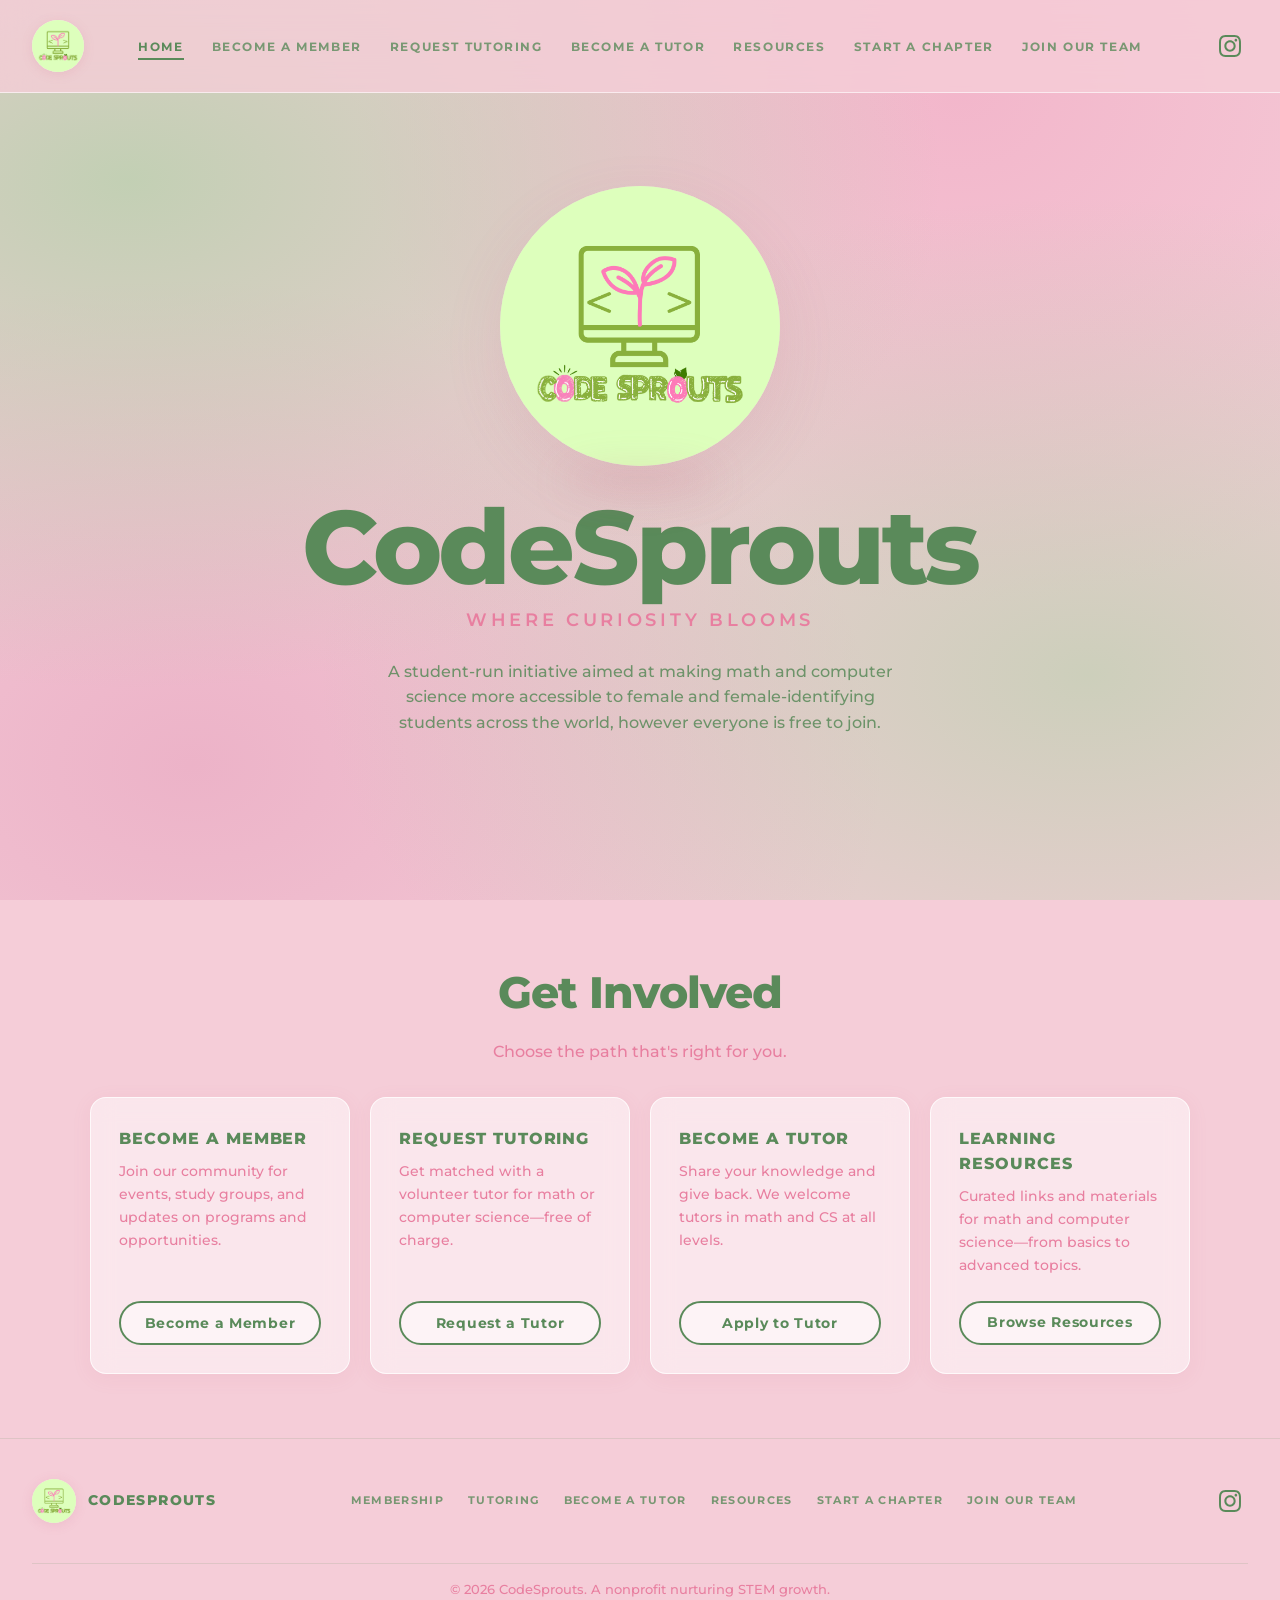
<file: index.html>
<!DOCTYPE html>
<html lang="en">
<head>
  <meta charset="UTF-8">
  <meta name="viewport" content="width=device-width, initial-scale=1.0">
  <meta name="description" content="CodeSprouts — a nonprofit helping students grow through math and computer science tutoring and community.">
  <title>CodeSprouts | Growing Coders &amp; Mathematicians</title>
  <link rel="preconnect" href="https://fonts.googleapis.com">
  <link rel="preconnect" href="https://fonts.gstatic.com" crossorigin>
  <link href="https://fonts.googleapis.com/css2?family=Montserrat:wght@400;500;600;700;800&display=swap" rel="stylesheet">
  <link rel="stylesheet" href="css/styles.css?v=5">
  <link rel="icon" href="assets/logo.png" type="image/png">
</head>
<body>
  <header class="site-header">
    <div class="header-inner">
      <a href="index.html" class="logo-link" aria-label="CodeSprouts home">
        <span class="logo-frame">
          <img src="assets/logo.png" alt="" class="logo-img" width="52" height="52">
        </span>
      </a>
      <nav class="main-nav" aria-label="Main navigation">
        <ul>
          <li><a href="index.html">Home</a></li>
          <li><a href="membership.html">Become a Member</a></li>
          <li><a href="tutoring.html">Request Tutoring</a></li>
          <li><a href="become-tutor.html">Become a Tutor</a></li>
          <li><a href="resources.html">Resources</a></li>
          <li><a href="become-chapter.html">Start a Chapter</a></li>
          <li><a href="team.html">Join our Team</a></li>
        </ul>
      </nav>
      <div class="header-actions">
        <a href="https://www.instagram.com/codesproutsss/?hl=en" class="social-link" target="_blank" rel="noopener noreferrer" aria-label="CodeSprouts on Instagram">
          <svg viewBox="0 0 24 24" aria-hidden="true"><path d="M12 2.163c3.204 0 3.584.012 4.85.07 3.252.148 4.771 1.691 4.919 4.919.058 1.265.069 1.645.069 4.849 0 3.205-.012 3.584-.069 4.849-.149 3.225-1.664 4.771-4.919 4.919-1.266.058-1.644.07-4.85.07-3.204 0-3.584-.012-4.849-.07-3.26-.149-4.771-1.699-4.919-4.92-.058-1.265-.07-1.644-.07-4.849 0-3.204.013-3.583.07-4.849.149-3.227 1.664-4.771 4.919-4.919 1.266-.057 1.645-.069 4.849-.069zm0-2.163c-3.259 0-3.667.014-4.947.072-4.358.2-6.78 2.618-6.98 6.98-.059 1.281-.073 1.689-.073 4.948 0 3.259.014 3.668.072 4.948.2 4.358 2.618 6.78 6.98 6.98 1.281.058 1.689.072 4.948.072 3.259 0 3.668-.014 4.948-.072 4.354-.2 6.782-2.618 6.979-6.98.059-1.28.073-1.689.073-4.948 0-3.259-.014-3.667-.072-4.947-.196-4.354-2.617-6.78-6.979-6.98-1.281-.059-1.69-.073-4.949-.073zm0 5.838c-3.403 0-6.162 2.759-6.162 6.162s2.759 6.163 6.162 6.163 6.162-2.759 6.162-6.163c0-3.403-2.759-6.162-6.162-6.162zm0 10.162c-2.209 0-4-1.79-4-4 0-2.209 1.791-4 4-4s4 1.791 4 4c0 2.21-1.791 4-4 4zm6.406-11.845c-.796 0-1.441.645-1.441 1.44s.645 1.44 1.441 1.44c.795 0 1.439-.645 1.439-1.44s-.644-1.44-1.439-1.44z"/></svg>
        </a>
        <button class="nav-toggle" type="button" aria-label="Open menu" aria-expanded="false">
          <svg xmlns="http://www.w3.org/2000/svg" fill="none" viewBox="0 0 24 24" stroke="currentColor" stroke-width="2">
            <path stroke-linecap="round" stroke-linejoin="round" d="M4 6h16M4 12h16M4 18h16"/>
          </svg>
        </button>
      </div>
    </div>
  </header>

  <main>
    <section class="hero">
      <div class="hero-float">
        <span class="logo-frame logo-frame--hero">
          <img src="assets/logo.png" alt="CodeSprouts" class="logo-img" width="280" height="280">
        </span>
      </div>
      <h1 class="hero-title">CodeSprouts</h1>
      <p class="tagline">Where curiosity blooms</p>
      <p class="hero-desc">
        A student-run initiative aimed at making math and computer science more accessible
        to female and female-identifying students across the world, however everyone is free to join.
      </p>
    </section>

    <section class="section container">
      <header class="page-header" style="padding-top: 0;">
        <h1>Get Involved</h1>
        <p>Choose the path that's right for you.</p>
      </header>
      <div class="cards-grid">
        <article class="card">
          <h3>Become a Member</h3>
          <p>Join our community for events, study groups, and updates on programs and opportunities.</p>
          <a href="membership.html" class="btn btn-secondary">Become a Member</a>
        </article>
        <article class="card">
          <h3>Request Tutoring</h3>
          <p>Get matched with a volunteer tutor for math or computer science—free of charge.</p>
          <a href="tutoring.html" class="btn btn-secondary">Request a Tutor</a>
        </article>
        <article class="card">
          <h3>Become a Tutor</h3>
          <p>Share your knowledge and give back. We welcome tutors in math and CS at all levels.</p>
          <a href="become-tutor.html" class="btn btn-secondary">Apply to Tutor</a>
        </article>
        <article class="card">
          <h3>Learning Resources</h3>
          <p>Curated links and materials for math and computer science—from basics to advanced topics.</p>
          <a href="resources.html" class="btn btn-secondary">Browse Resources</a>
        </article>
      </div>
    </section>
  </main>

  <footer class="site-footer">
    <div class="footer-inner">
      <div class="footer-brand">
        <span class="logo-frame logo-frame--footer">
          <img src="assets/logo.png" alt="" class="logo-img" width="44" height="44">
        </span>
        <span>CodeSprouts</span>
      </div>
      <nav class="footer-links" aria-label="Footer navigation">
        <a href="membership.html">Membership</a>
        <a href="tutoring.html">Tutoring</a>
        <a href="become-tutor.html">Become a Tutor</a>
        <a href="resources.html">Resources</a>
        <a href="become-chapter.html">Start a Chapter</a>
        <a href="team.html">Join our Team</a>
      </nav>
      <div class="footer-social">
        <a href="https://www.instagram.com/codesproutsss/?hl=en" class="social-link" target="_blank" rel="noopener noreferrer" aria-label="Instagram">
          <svg viewBox="0 0 24 24" aria-hidden="true"><path d="M12 2.163c3.204 0 3.584.012 4.85.07 3.252.148 4.771 1.691 4.919 4.919.058 1.265.069 1.645.069 4.849 0 3.205-.012 3.584-.069 4.849-.149 3.225-1.664 4.771-4.919 4.919-1.266.058-1.644.07-4.85.07-3.204 0-3.584-.012-4.849-.07-3.26-.149-4.771-1.699-4.919-4.92-.058-1.265-.07-1.644-.07-4.849 0-3.204.013-3.583.07-4.849.149-3.227 1.664-4.771 4.919-4.919 1.266-.057 1.645-.069 4.849-.069zm0-2.163c-3.259 0-3.667.014-4.947.072-4.358.2-6.78 2.618-6.98 6.98-.059 1.281-.073 1.689-.073 4.948 0 3.259.014 3.668.072 4.948.2 4.358 2.618 6.78 6.98 6.98 1.281.058 1.689.072 4.948.072 3.259 0 3.668-.014 4.948-.072 4.354-.2 6.782-2.618 6.979-6.98.059-1.28.073-1.689.073-4.948 0-3.259-.014-3.667-.072-4.947-.196-4.354-2.617-6.78-6.979-6.98-1.281-.059-1.69-.073-4.949-.073zm0 5.838c-3.403 0-6.162 2.759-6.162 6.162s2.759 6.163 6.162 6.163 6.162-2.759 6.162-6.163c0-3.403-2.759-6.162-6.162-6.162zm0 10.162c-2.209 0-4-1.79-4-4 0-2.209 1.791-4 4-4s4 1.791 4 4c0 2.21-1.791 4-4 4zm6.406-11.845c-.796 0-1.441.645-1.441 1.44s.645 1.44 1.441 1.44c.795 0 1.439-.645 1.439-1.44s-.644-1.44-1.439-1.44z"/></svg>
        </a>
      </div>
      <p class="footer-copy">&copy; 2026 CodeSprouts. A nonprofit nurturing STEM growth.</p>
    </div>
  </footer>

  <script src="js/main.js"></script>
</body>
</html>
</file>
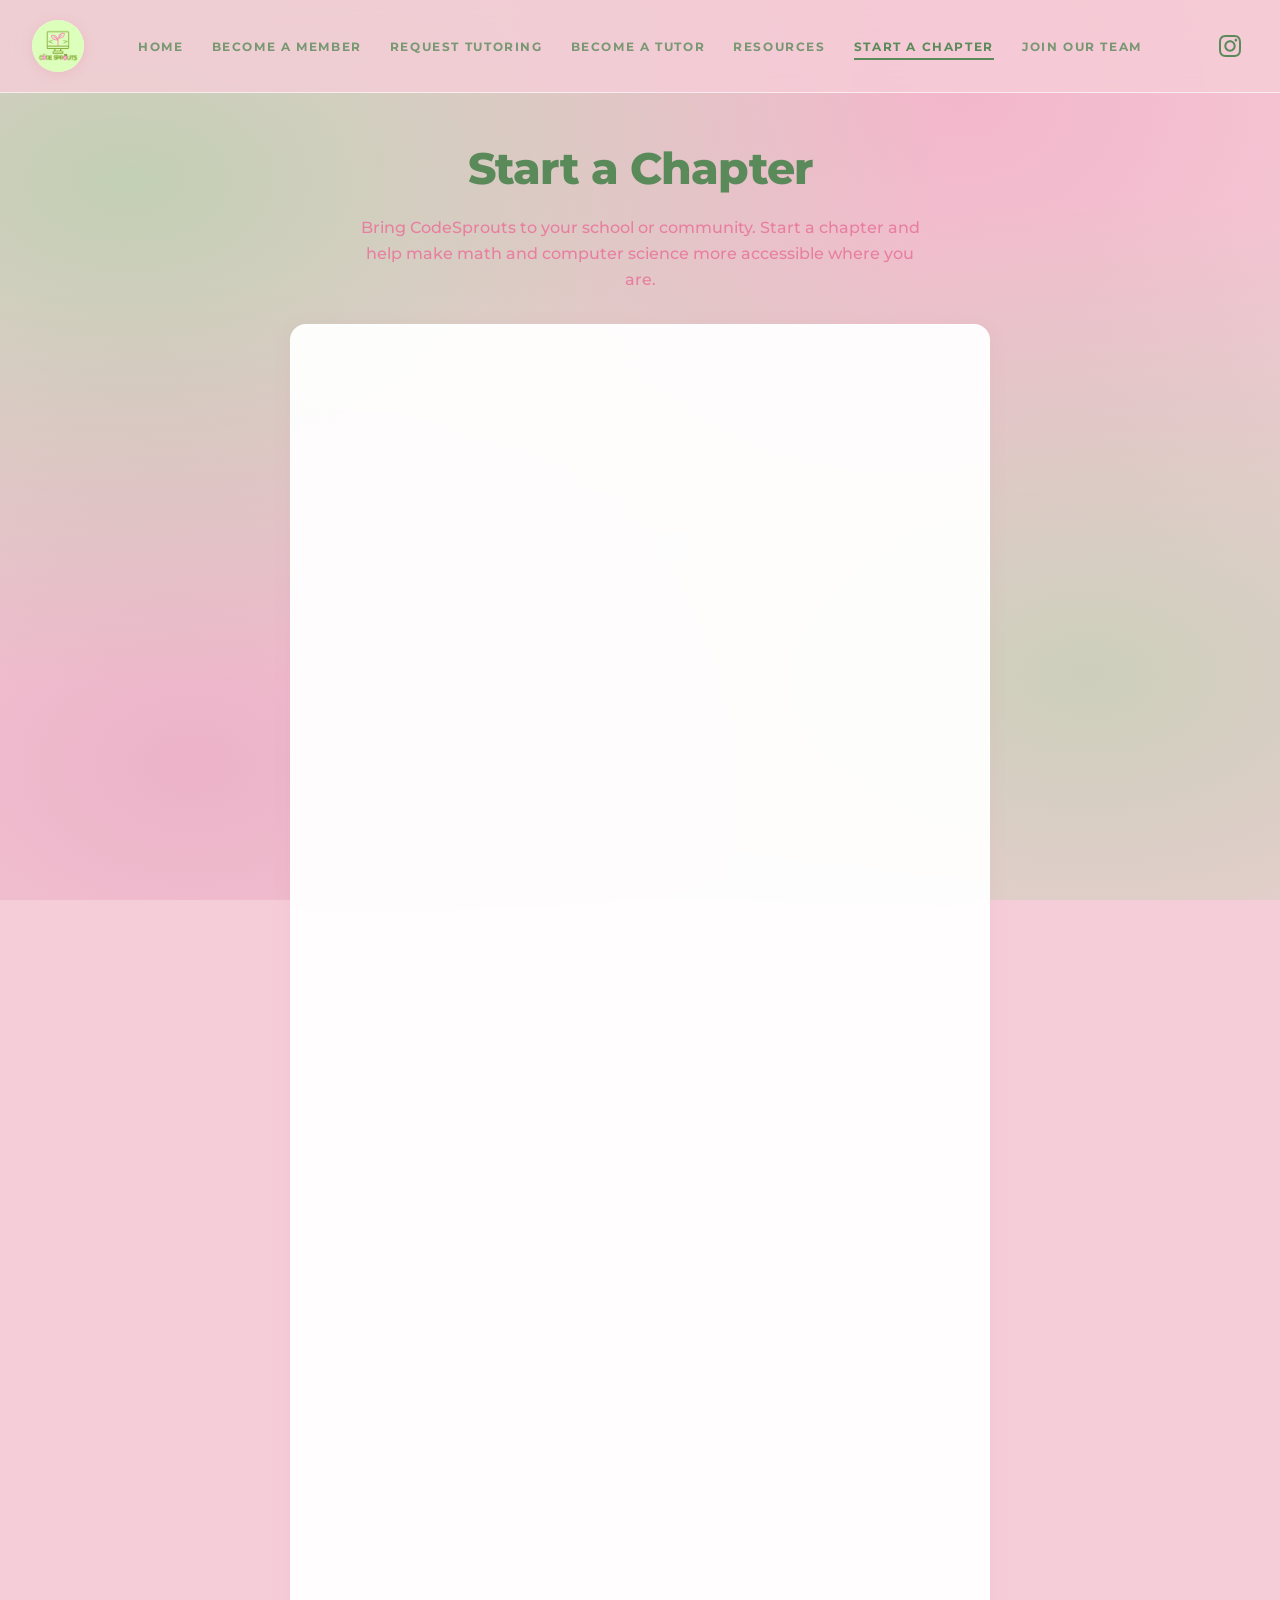
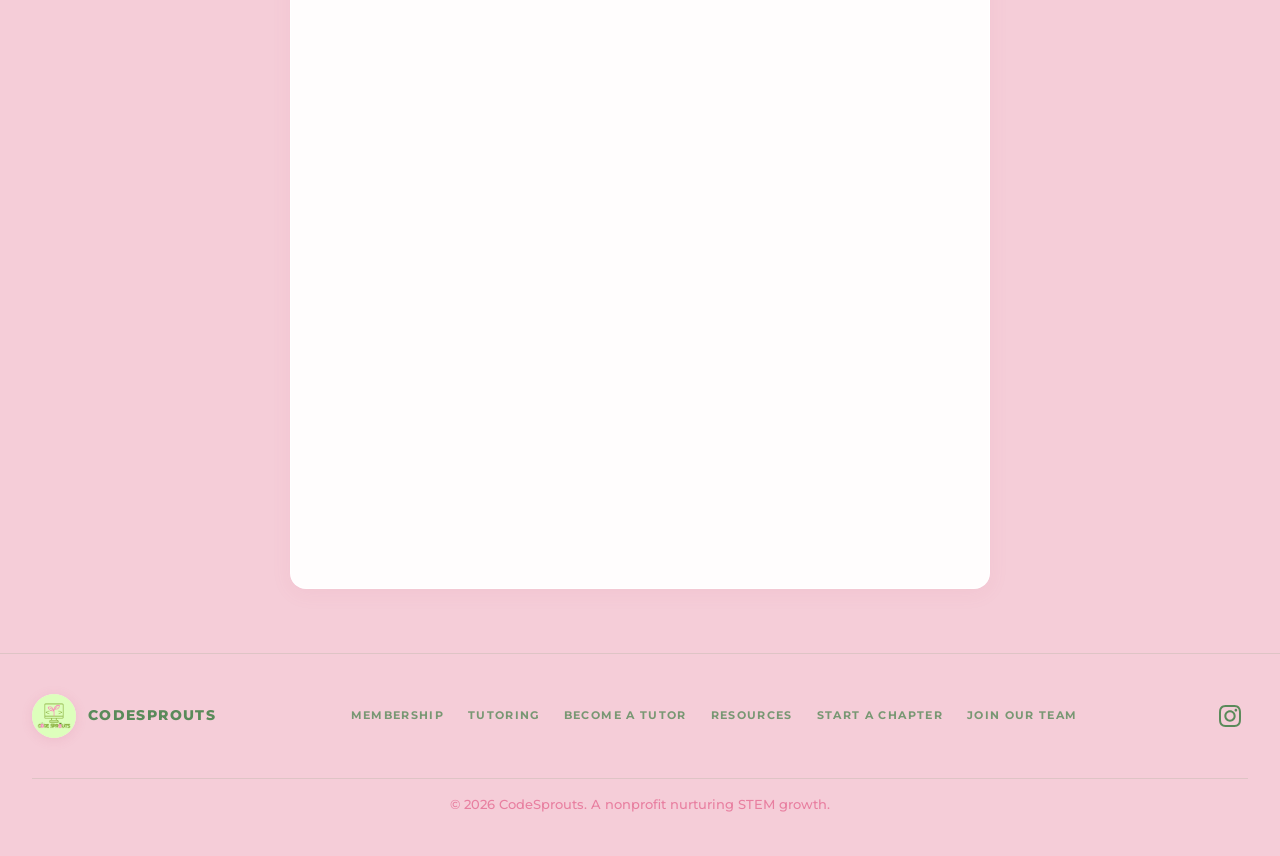
<file: become-chapter.html>
<!DOCTYPE html>
<html lang="en">
<head>
  <meta charset="UTF-8">
  <meta name="viewport" content="width=device-width, initial-scale=1.0">
  <meta name="description" content="Start a CodeSprouts chapter at your school or organization.">
  <title>Become a Chapter | CodeSprouts</title>
  <link rel="preconnect" href="https://fonts.googleapis.com">
  <link rel="preconnect" href="https://fonts.gstatic.com" crossorigin>
  <link href="https://fonts.googleapis.com/css2?family=Montserrat:wght@400;500;600;700;800&display=swap" rel="stylesheet">
  <link rel="stylesheet" href="css/styles.css?v=5">
  <link rel="icon" href="assets/logo.png" type="image/png">
</head>
<body>
  <header class="site-header">
    <div class="header-inner">
      <a href="index.html" class="logo-link" aria-label="CodeSprouts home">
        <span class="logo-frame">
          <img src="assets/logo.png" alt="" class="logo-img" width="52" height="52">
        </span>
      </a>
      <nav class="main-nav" aria-label="Main navigation">
        <ul>
          <li><a href="index.html">Home</a></li>
          <li><a href="membership.html">Become a Member</a></li>
          <li><a href="tutoring.html">Request Tutoring</a></li>
          <li><a href="become-tutor.html">Become a Tutor</a></li>
          <li><a href="resources.html">Resources</a></li>
          <li><a href="become-chapter.html">Start a Chapter</a></li>
          <li><a href="team.html">Join our Team</a></li>
        </ul>
      </nav>
      <div class="header-actions">
        <a href="https://www.instagram.com/codesproutsss/?hl=en" class="social-link" target="_blank" rel="noopener noreferrer" aria-label="CodeSprouts on Instagram">
          <svg viewBox="0 0 24 24" aria-hidden="true"><path d="M12 2.163c3.204 0 3.584.012 4.85.07 3.252.148 4.771 1.691 4.919 4.919.058 1.265.069 1.645.069 4.849 0 3.205-.012 3.584-.069 4.849-.149 3.225-1.664 4.771-4.919 4.919-1.266.058-1.644.07-4.85.07-3.204 0-3.584-.012-4.849-.07-3.26-.149-4.771-1.699-4.919-4.92-.058-1.265-.07-1.644-.07-4.849 0-3.204.013-3.583.07-4.849.149-3.227 1.664-4.771 4.919-4.919 1.266-.057 1.645-.069 4.849-.069zm0-2.163c-3.259 0-3.667.014-4.947.072-4.358.2-6.78 2.618-6.98 6.98-.059 1.281-.073 1.689-.073 4.948 0 3.259.014 3.668.072 4.948.2 4.358 2.618 6.78 6.98 6.98 1.281.058 1.689.072 4.948.072 3.259 0 3.668-.014 4.948-.072 4.354-.2 6.782-2.618 6.979-6.98.059-1.28.073-1.689.073-4.948 0-3.259-.014-3.667-.072-4.947-.196-4.354-2.617-6.78-6.979-6.98-1.281-.059-1.69-.073-4.949-.073zm0 5.838c-3.403 0-6.162 2.759-6.162 6.162s2.759 6.163 6.162 6.163 6.162-2.759 6.162-6.163c0-3.403-2.759-6.162-6.162-6.162zm0 10.162c-2.209 0-4-1.79-4-4 0-2.209 1.791-4 4-4s4 1.791 4 4c0 2.21-1.791 4-4 4zm6.406-11.845c-.796 0-1.441.645-1.441 1.44s.645 1.44 1.441 1.44c.795 0 1.439-.645 1.439-1.44s-.644-1.44-1.439-1.44z"/></svg>
        </a>
        <button class="nav-toggle" type="button" aria-label="Open menu" aria-expanded="false">
          <svg xmlns="http://www.w3.org/2000/svg" fill="none" viewBox="0 0 24 24" stroke="currentColor" stroke-width="2">
            <path stroke-linecap="round" stroke-linejoin="round" d="M4 6h16M4 12h16M4 18h16"/>
          </svg>
        </button>
      </div>
    </div>
  </header>

  <main>
    <div class="container">
      <header class="page-header">
        <h1>Start a Chapter</h1>
        <p>Bring CodeSprouts to your school or community. Start a chapter and help make math and computer science more accessible where you are.</p>
      </header>

      <section class="section" style="padding-top: 0;">
        <div class="form-card" style="max-width: 700px; padding: 0; overflow: hidden; background: rgba(255,255,255,0.95); border-radius: 16px;">
          <iframe
            src="https://docs.google.com/forms/d/e/1FAIpQLSfTKSKXRFeLukLXsMVA_pAJXFOLbkR3NNpQL0wyQCbHqij0Qg/viewform?embedded=true"
            width="100%"
            height="1863"
            frameborder="0"
            marginheight="0"
            marginwidth="0"
            style="display: block;">
            Loading…
          </iframe>
        </div>
      </section>

    </div>
  </main>

  <footer class="site-footer">
    <div class="footer-inner">
      <div class="footer-brand">
        <span class="logo-frame logo-frame--footer">
          <img src="assets/logo.png" alt="" class="logo-img" width="44" height="44">
        </span>
        <span>CodeSprouts</span>
      </div>
      <nav class="footer-links" aria-label="Footer navigation">
        <a href="membership.html">Membership</a>
        <a href="tutoring.html">Tutoring</a>
        <a href="become-tutor.html">Become a Tutor</a>
        <a href="resources.html">Resources</a>
        <a href="become-chapter.html">Start a Chapter</a>
        <a href="team.html">Join our Team</a>
      </nav>
      <div class="footer-social">
        <a href="https://www.instagram.com/codesproutsss/?hl=en" class="social-link" target="_blank" rel="noopener noreferrer" aria-label="Instagram">
          <svg viewBox="0 0 24 24" aria-hidden="true"><path d="M12 2.163c3.204 0 3.584.012 4.85.07 3.252.148 4.771 1.691 4.919 4.919.058 1.265.069 1.645.069 4.849 0 3.205-.012 3.584-.069 4.849-.149 3.225-1.664 4.771-4.919 4.919-1.266.058-1.644.07-4.85.07-3.204 0-3.584-.012-4.849-.07-3.26-.149-4.771-1.699-4.919-4.92-.058-1.265-.07-1.644-.07-4.849 0-3.204.013-3.583.07-4.849.149-3.227 1.664-4.771 4.919-4.919 1.266-.057 1.645-.069 4.849-.069zm0-2.163c-3.259 0-3.667.014-4.947.072-4.358.2-6.78 2.618-6.98 6.98-.059 1.281-.073 1.689-.073 4.948 0 3.259.014 3.668.072 4.948.2 4.358 2.618 6.78 6.98 6.98 1.281.058 1.689.072 4.948.072 3.259 0 3.668-.014 4.948-.072 4.354-.2 6.782-2.618 6.979-6.98.059-1.28.073-1.689.073-4.948 0-3.259-.014-3.667-.072-4.947-.196-4.354-2.617-6.78-6.979-6.98-1.281-.059-1.69-.073-4.949-.073zm0 5.838c-3.403 0-6.162 2.759-6.162 6.162s2.759 6.163 6.162 6.163 6.162-2.759 6.162-6.163c0-3.403-2.759-6.162-6.162-6.162zm0 10.162c-2.209 0-4-1.79-4-4 0-2.209 1.791-4 4-4s4 1.791 4 4c0 2.21-1.791 4-4 4zm6.406-11.845c-.796 0-1.441.645-1.441 1.44s.645 1.44 1.441 1.44c.795 0 1.439-.645 1.439-1.44s-.644-1.44-1.439-1.44z"/></svg>
        </a>
      </div>
      <p class="footer-copy">&copy; 2026 CodeSprouts. A nonprofit nurturing STEM growth.</p>
    </div>
  </footer>

  <script src="js/main.js"></script>
</body>
</html>
</file>
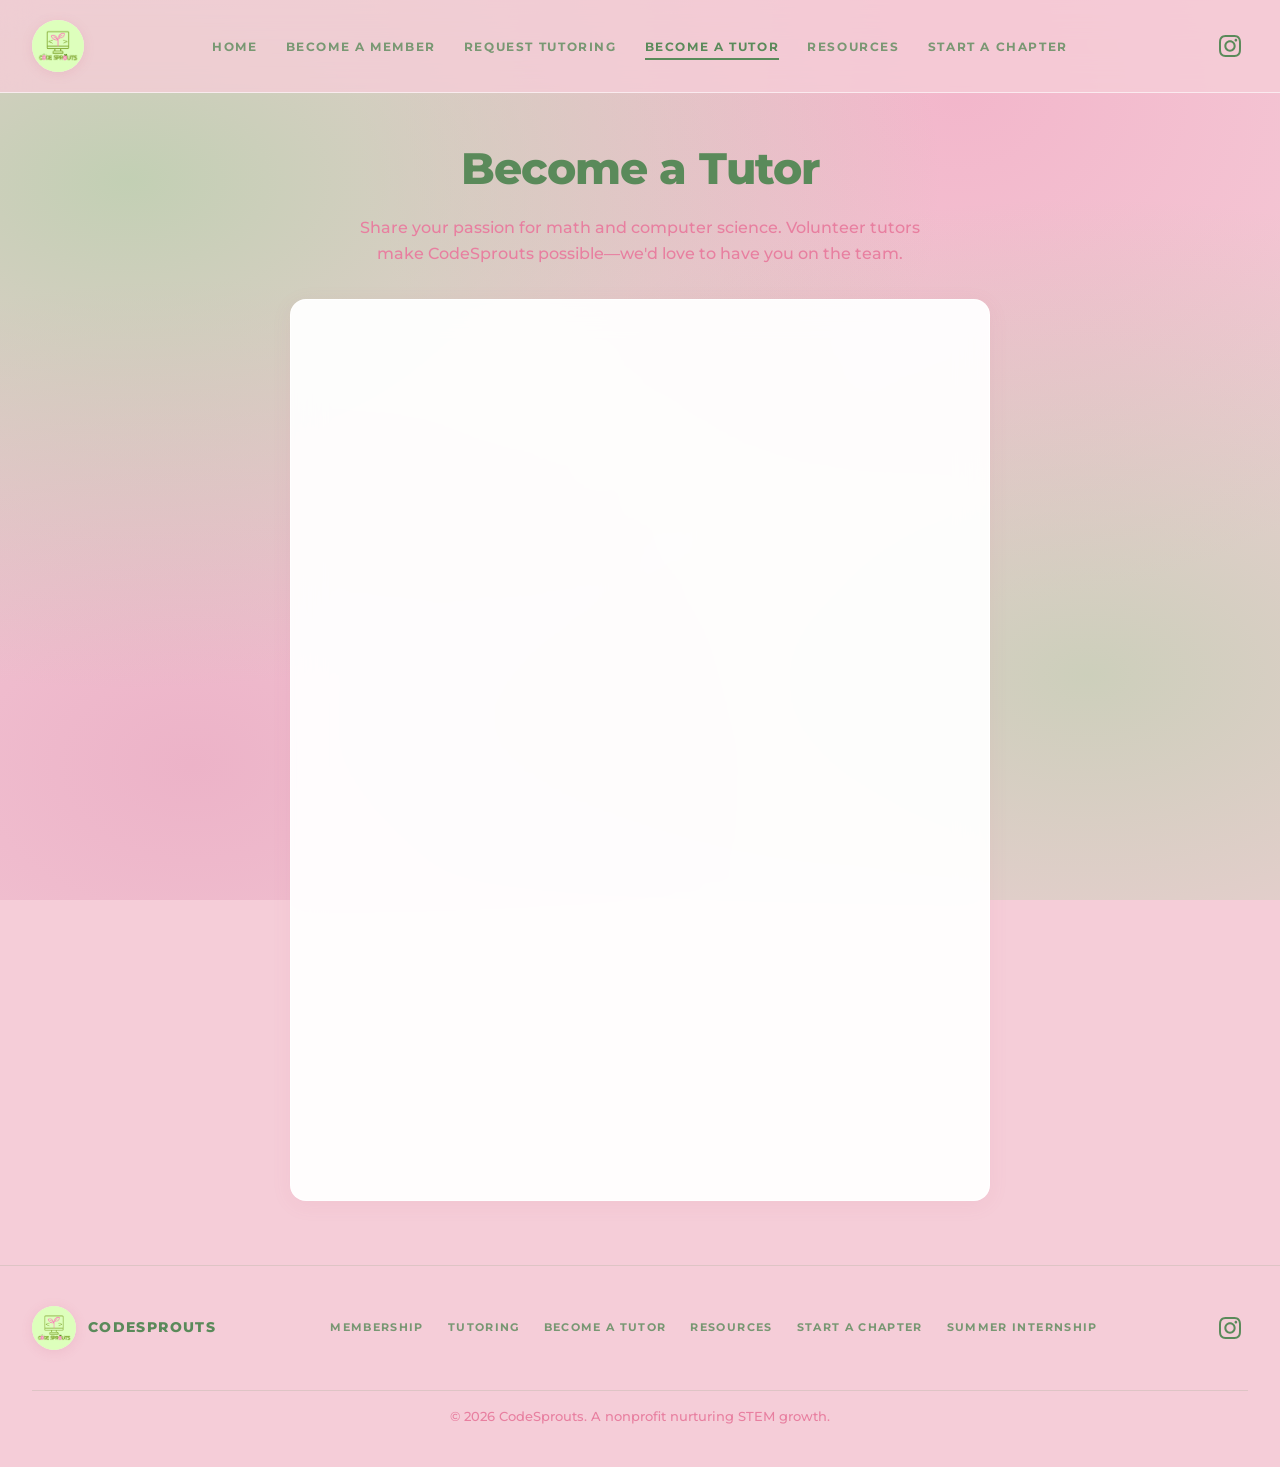
<file: become-tutor.html>
<!DOCTYPE html>
<html lang="en">
<head>
  <meta charset="UTF-8">
  <meta name="viewport" content="width=device-width, initial-scale=1.0">
  <meta name="description" content="Volunteer as a math or computer science tutor with CodeSprouts.">
  <title>Become a Tutor | CodeSprouts</title>
  <link rel="preconnect" href="https://fonts.googleapis.com">
  <link rel="preconnect" href="https://fonts.gstatic.com" crossorigin>
  <link href="https://fonts.googleapis.com/css2?family=Montserrat:wght@400;500;600;700;800&display=swap" rel="stylesheet">
  <link rel="stylesheet" href="css/styles.css?v=5">
  <link rel="icon" href="assets/logo.png" type="image/png">
</head>
<body>
  <header class="site-header">
    <div class="header-inner">
      <a href="index.html" class="logo-link" aria-label="CodeSprouts home">
        <span class="logo-frame">
          <img src="assets/logo.png" alt="" class="logo-img" width="52" height="52">
        </span>
      </a>
      <nav class="main-nav" aria-label="Main navigation">
        <ul>
          <li><a href="index.html">Home</a></li>
          <li><a href="membership.html">Become a Member</a></li>
          <li><a href="tutoring.html">Request Tutoring</a></li>
          <li><a href="become-tutor.html">Become a Tutor</a></li>
          <li><a href="resources.html">Resources</a></li>
          <li><a href="become-chapter.html">Start a Chapter</a></li>
        </ul>
      </nav>
      <div class="header-actions">
        <a href="https://www.instagram.com/codesproutsss/?hl=en" class="social-link" target="_blank" rel="noopener noreferrer" aria-label="CodeSprouts on Instagram">
          <svg viewBox="0 0 24 24" aria-hidden="true"><path d="M12 2.163c3.204 0 3.584.012 4.85.07 3.252.148 4.771 1.691 4.919 4.919.058 1.265.069 1.645.069 4.849 0 3.205-.012 3.584-.069 4.849-.149 3.225-1.664 4.771-4.919 4.919-1.266.058-1.644.07-4.85.07-3.204 0-3.584-.012-4.849-.07-3.26-.149-4.771-1.699-4.919-4.92-.058-1.265-.07-1.644-.07-4.849 0-3.204.013-3.583.07-4.849.149-3.227 1.664-4.771 4.919-4.919 1.266-.057 1.645-.069 4.849-.069zm0-2.163c-3.259 0-3.667.014-4.947.072-4.358.2-6.78 2.618-6.98 6.98-.059 1.281-.073 1.689-.073 4.948 0 3.259.014 3.668.072 4.948.2 4.358 2.618 6.78 6.98 6.98 1.281.058 1.689.072 4.948.072 3.259 0 3.668-.014 4.948-.072 4.354-.2 6.782-2.618 6.979-6.98.059-1.28.073-1.689.073-4.948 0-3.259-.014-3.667-.072-4.947-.196-4.354-2.617-6.78-6.979-6.98-1.281-.059-1.69-.073-4.949-.073zm0 5.838c-3.403 0-6.162 2.759-6.162 6.162s2.759 6.163 6.162 6.163 6.162-2.759 6.162-6.163c0-3.403-2.759-6.162-6.162-6.162zm0 10.162c-2.209 0-4-1.79-4-4 0-2.209 1.791-4 4-4s4 1.791 4 4c0 2.21-1.791 4-4 4zm6.406-11.845c-.796 0-1.441.645-1.441 1.44s.645 1.44 1.441 1.44c.795 0 1.439-.645 1.439-1.44s-.644-1.44-1.439-1.44z"/></svg>
        </a>
        <button class="nav-toggle" type="button" aria-label="Open menu" aria-expanded="false">
          <svg xmlns="http://www.w3.org/2000/svg" fill="none" viewBox="0 0 24 24" stroke="currentColor" stroke-width="2">
            <path stroke-linecap="round" stroke-linejoin="round" d="M4 6h16M4 12h16M4 18h16"/>
          </svg>
        </button>
      </div>
    </div>
  </header>

  <main>
    <div class="container">
      <header class="page-header">
        <h1>Become a Tutor</h1>
        <p>Share your passion for math and computer science. Volunteer tutors make CodeSprouts possible—we'd love to have you on the team.</p>
      </header>

            <section class="section" style="padding-top: 0;">
        <div class="form-card" style="max-width: 700px; padding: 0; overflow: hidden; background: rgba(255,255,255,0.95); border-radius: 16px;">
          <iframe
            src="https://docs.google.com/forms/d/e/1FAIpQLSfffOsgw-GE-5svL7I51GyKGFXQyIgx9lQpLXoT3g_3PNX7LQ/viewform?embedded=true"
            width="100%"
            height="900"
            frameborder="0"
            marginheight="0"
            marginwidth="0"
            style="display: block;">
            Loading…
          </iframe>
        </div>
      </section>

    </div>
  </main>

  <footer class="site-footer">
    <div class="footer-inner">
      <div class="footer-brand">
        <span class="logo-frame logo-frame--footer">
          <img src="assets/logo.png" alt="" class="logo-img" width="44" height="44">
        </span>
        <span>CodeSprouts</span>
      </div>
      <nav class="footer-links" aria-label="Footer navigation">
        <a href="membership.html">Membership</a>
        <a href="tutoring.html">Tutoring</a>
        <a href="become-tutor.html">Become a Tutor</a>
        <a href="resources.html">Resources</a>
        <a href="become-chapter.html">Start a Chapter</a>
        <a href="summerinternship.html">Summer Internship</a>
      </nav>
      <div class="footer-social">
        <a href="https://www.instagram.com/codesproutsss/?hl=en" class="social-link" target="_blank" rel="noopener noreferrer" aria-label="Instagram">
          <svg viewBox="0 0 24 24" aria-hidden="true"><path d="M12 2.163c3.204 0 3.584.012 4.85.07 3.252.148 4.771 1.691 4.919 4.919.058 1.265.069 1.645.069 4.849 0 3.205-.012 3.584-.069 4.849-.149 3.225-1.664 4.771-4.919 4.919-1.266.058-1.644.07-4.85.07-3.204 0-3.584-.012-4.849-.07-3.26-.149-4.771-1.699-4.919-4.92-.058-1.265-.07-1.644-.07-4.849 0-3.204.013-3.583.07-4.849.149-3.227 1.664-4.771 4.919-4.919 1.266-.057 1.645-.069 4.849-.069zm0-2.163c-3.259 0-3.667.014-4.947.072-4.358.2-6.78 2.618-6.98 6.98-.059 1.281-.073 1.689-.073 4.948 0 3.259.014 3.668.072 4.948.2 4.358 2.618 6.78 6.98 6.98 1.281.058 1.689.072 4.948.072 3.259 0 3.668-.014 4.948-.072 4.354-.2 6.782-2.618 6.979-6.98.059-1.28.073-1.689.073-4.948 0-3.259-.014-3.667-.072-4.947-.196-4.354-2.617-6.78-6.979-6.98-1.281-.059-1.69-.073-4.949-.073zm0 5.838c-3.403 0-6.162 2.759-6.162 6.162s2.759 6.163 6.162 6.163 6.162-2.759 6.162-6.163c0-3.403-2.759-6.162-6.162-6.162zm0 10.162c-2.209 0-4-1.79-4-4 0-2.209 1.791-4 4-4s4 1.791 4 4c0 2.21-1.791 4-4 4zm6.406-11.845c-.796 0-1.441.645-1.441 1.44s.645 1.44 1.441 1.44c.795 0 1.439-.645 1.439-1.44s-.644-1.44-1.439-1.44z"/></svg>
        </a>
      </div>
      <p class="footer-copy">&copy; 2026 CodeSprouts. A nonprofit nurturing STEM growth.</p>
    </div>
  </footer>

  <script src="js/main.js"></script>
</body>
</html>
</file>
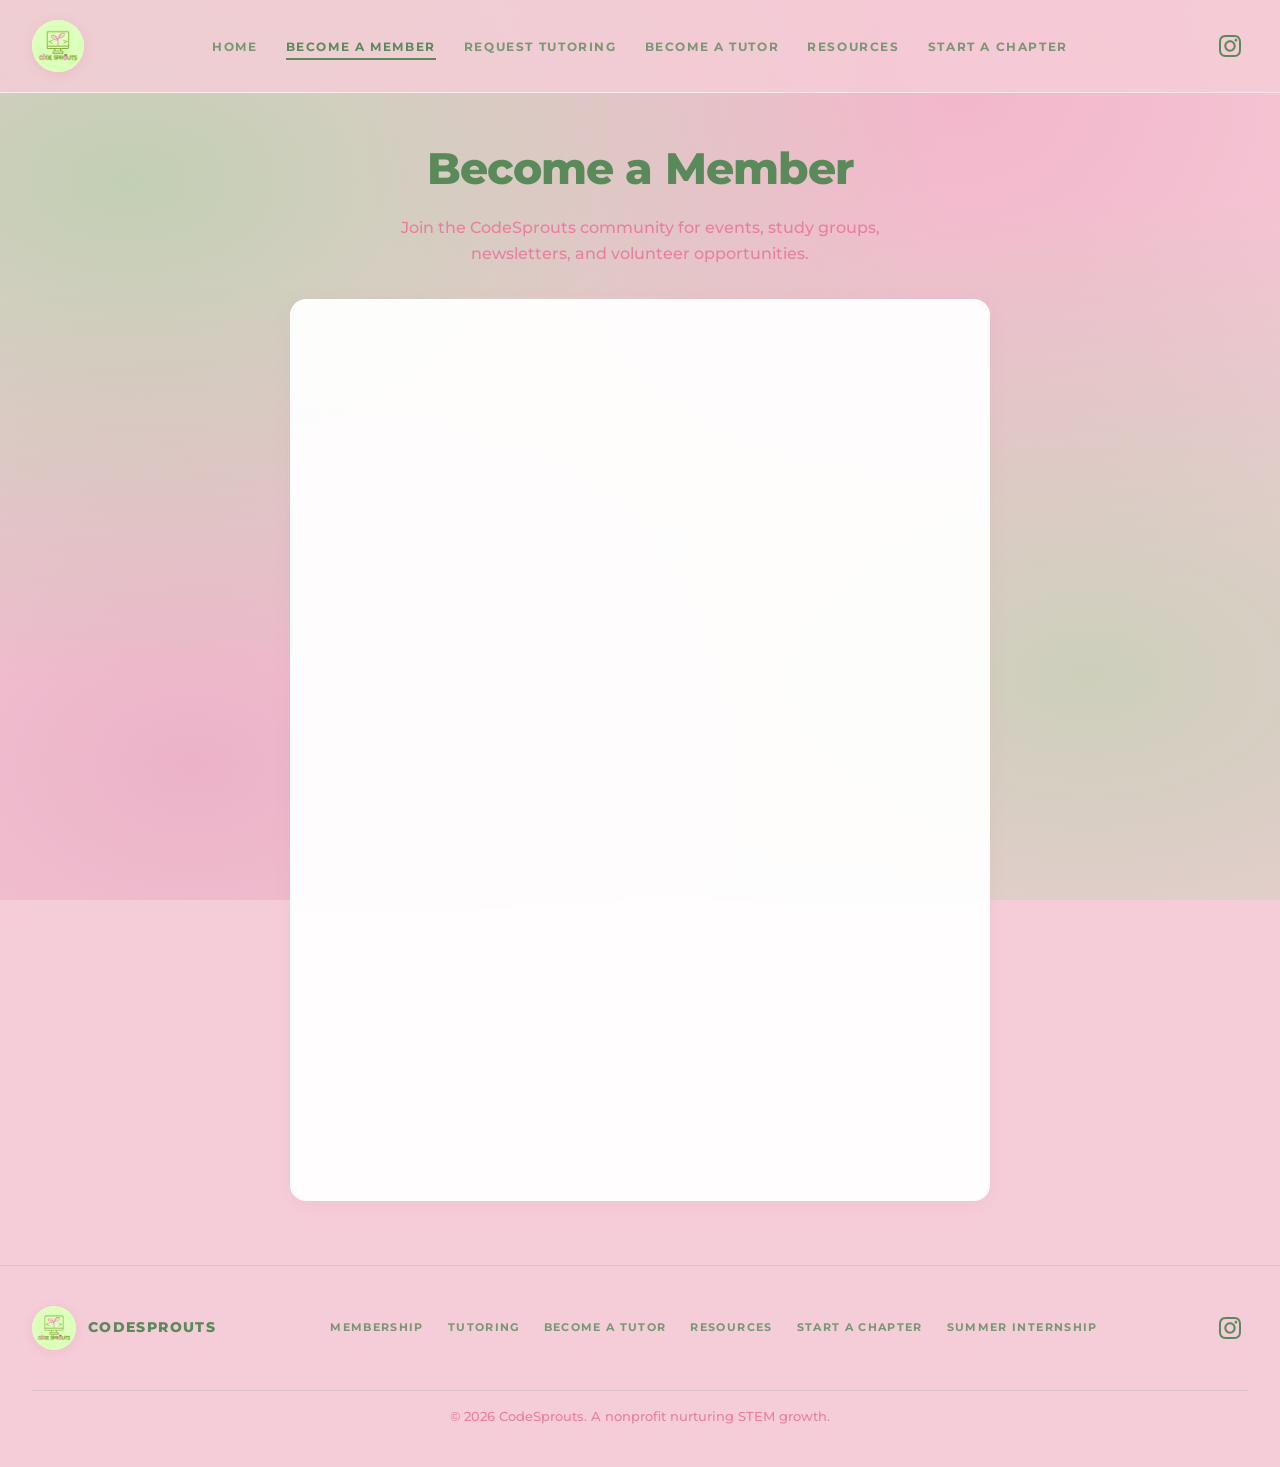
<file: membership.html>
<!DOCTYPE html>
<html lang="en">
<head>
  <meta charset="UTF-8">
  <meta name="viewport" content="width=device-width, initial-scale=1.0">
  <meta name="description" content="Join CodeSprouts as a member — connect with our STEM community.">
  <title>Become a Member | CodeSprouts</title>
  <link rel="preconnect" href="https://fonts.googleapis.com">
  <link rel="preconnect" href="https://fonts.gstatic.com" crossorigin>
  <link href="https://fonts.googleapis.com/css2?family=Montserrat:wght@400;500;600;700;800&display=swap" rel="stylesheet">
  <link rel="stylesheet" href="css/styles.css?v=5">
  <link rel="icon" href="assets/logo.png" type="image/png">
</head>
<body>
  <header class="site-header">
    <div class="header-inner">
      <a href="index.html" class="logo-link" aria-label="CodeSprouts home">
        <span class="logo-frame">
          <img src="assets/logo.png" alt="" class="logo-img" width="52" height="52">
        </span>
      </a>
      <nav class="main-nav" aria-label="Main navigation">
        <ul>
          <li><a href="index.html">Home</a></li>
          <li><a href="membership.html">Become a Member</a></li>
          <li><a href="tutoring.html">Request Tutoring</a></li>
          <li><a href="become-tutor.html">Become a Tutor</a></li>
          <li><a href="resources.html">Resources</a></li>
          <li><a href="become-chapter.html">Start a Chapter</a></li>
        </ul>
      </nav>
      <div class="header-actions">
        <a href="https://www.instagram.com/codesproutsss/?hl=en" class="social-link" target="_blank" rel="noopener noreferrer" aria-label="CodeSprouts on Instagram">
          <svg viewBox="0 0 24 24" aria-hidden="true"><path d="M12 2.163c3.204 0 3.584.012 4.85.07 3.252.148 4.771 1.691 4.919 4.919.058 1.265.069 1.645.069 4.849 0 3.205-.012 3.584-.069 4.849-.149 3.225-1.664 4.771-4.919 4.919-1.266.058-1.644.07-4.85.07-3.204 0-3.584-.012-4.849-.07-3.26-.149-4.771-1.699-4.919-4.92-.058-1.265-.07-1.644-.07-4.849 0-3.204.013-3.583.07-4.849.149-3.227 1.664-4.771 4.919-4.919 1.266-.057 1.645-.069 4.849-.069zm0-2.163c-3.259 0-3.667.014-4.947.072-4.358.2-6.78 2.618-6.98 6.98-.059 1.281-.073 1.689-.073 4.948 0 3.259.014 3.668.072 4.948.2 4.358 2.618 6.78 6.98 6.98 1.281.058 1.689.072 4.948.072 3.259 0 3.668-.014 4.948-.072 4.354-.2 6.782-2.618 6.979-6.98.059-1.28.073-1.689.073-4.948 0-3.259-.014-3.667-.072-4.947-.196-4.354-2.617-6.78-6.979-6.98-1.281-.059-1.69-.073-4.949-.073zm0 5.838c-3.403 0-6.162 2.759-6.162 6.162s2.759 6.163 6.162 6.163 6.162-2.759 6.162-6.163c0-3.403-2.759-6.162-6.162-6.162zm0 10.162c-2.209 0-4-1.79-4-4 0-2.209 1.791-4 4-4s4 1.791 4 4c0 2.21-1.791 4-4 4zm6.406-11.845c-.796 0-1.441.645-1.441 1.44s.645 1.44 1.441 1.44c.795 0 1.439-.645 1.439-1.44s-.644-1.44-1.439-1.44z"/></svg>
        </a>
        <button class="nav-toggle" type="button" aria-label="Open menu" aria-expanded="false">
          <svg xmlns="http://www.w3.org/2000/svg" fill="none" viewBox="0 0 24 24" stroke="currentColor" stroke-width="2">
            <path stroke-linecap="round" stroke-linejoin="round" d="M4 6h16M4 12h16M4 18h16"/>
          </svg>
        </button>
      </div>
    </div>
  </header>

  <main>
    <div class="container">
      <header class="page-header">
        <h1>Become a Member</h1>
        <p>Join the CodeSprouts community for events, study groups, newsletters, and volunteer opportunities.</p>
      </header>

            <section class="section" style="padding-top: 0;">
        <div class="form-card" style="max-width: 700px; padding: 0; overflow: hidden; background: rgba(255,255,255,0.95); border-radius: 16px;">
          <iframe
            src="https://docs.google.com/forms/d/e/1FAIpQLSduhVdBdqh9Xgpd_1umsTpdZLw_tOhq_UZfUaxiJvS_ivF_uw/viewform?embedded=true"
            width="100%"
            height="900"
            frameborder="0"
            marginheight="0"
            marginwidth="0"
            style="display: block;">
            Loading…
          </iframe>
        </div>
      </section>
    </div>
  </main>

  <footer class="site-footer">
    <div class="footer-inner">
      <div class="footer-brand">
        <span class="logo-frame logo-frame--footer">
          <img src="assets/logo.png" alt="" class="logo-img" width="44" height="44">
        </span>
        <span>CodeSprouts</span>
      </div>
      <nav class="footer-links" aria-label="Footer navigation">
        <a href="membership.html">Membership</a>
        <a href="tutoring.html">Tutoring</a>
        <a href="become-tutor.html">Become a Tutor</a>
        <a href="resources.html">Resources</a>
        <a href="become-chapter.html">Start a Chapter</a>
        <a href="summerinternship.html"> Summer Internship </a>
      </nav>
      <div class="footer-social">
        <a href="https://www.instagram.com/codesproutsss/?hl=en" class="social-link" target="_blank" rel="noopener noreferrer" aria-label="Instagram">
          <svg viewBox="0 0 24 24" aria-hidden="true"><path d="M12 2.163c3.204 0 3.584.012 4.85.07 3.252.148 4.771 1.691 4.919 4.919.058 1.265.069 1.645.069 4.849 0 3.205-.012 3.584-.069 4.849-.149 3.225-1.664 4.771-4.919 4.919-1.266.058-1.644.07-4.85.07-3.204 0-3.584-.012-4.849-.07-3.26-.149-4.771-1.699-4.919-4.92-.058-1.265-.07-1.644-.07-4.849 0-3.204.013-3.583.07-4.849.149-3.227 1.664-4.771 4.919-4.919 1.266-.057 1.645-.069 4.849-.069zm0-2.163c-3.259 0-3.667.014-4.947.072-4.358.2-6.78 2.618-6.98 6.98-.059 1.281-.073 1.689-.073 4.948 0 3.259.014 3.668.072 4.948.2 4.358 2.618 6.78 6.98 6.98 1.281.058 1.689.072 4.948.072 3.259 0 3.668-.014 4.948-.072 4.354-.2 6.782-2.618 6.979-6.98.059-1.28.073-1.689.073-4.948 0-3.259-.014-3.667-.072-4.947-.196-4.354-2.617-6.78-6.979-6.98-1.281-.059-1.69-.073-4.949-.073zm0 5.838c-3.403 0-6.162 2.759-6.162 6.162s2.759 6.163 6.162 6.163 6.162-2.759 6.162-6.163c0-3.403-2.759-6.162-6.162-6.162zm0 10.162c-2.209 0-4-1.79-4-4 0-2.209 1.791-4 4-4s4 1.791 4 4c0 2.21-1.791 4-4 4zm6.406-11.845c-.796 0-1.441.645-1.441 1.44s.645 1.44 1.441 1.44c.795 0 1.439-.645 1.439-1.44s-.644-1.44-1.439-1.44z"/></svg>
        </a>
      </div>
      <p class="footer-copy">&copy; 2026 CodeSprouts. A nonprofit nurturing STEM growth.</p>
    </div>
  </footer>

  <script src="js/main.js"></script>
</body>
</html>
</file>
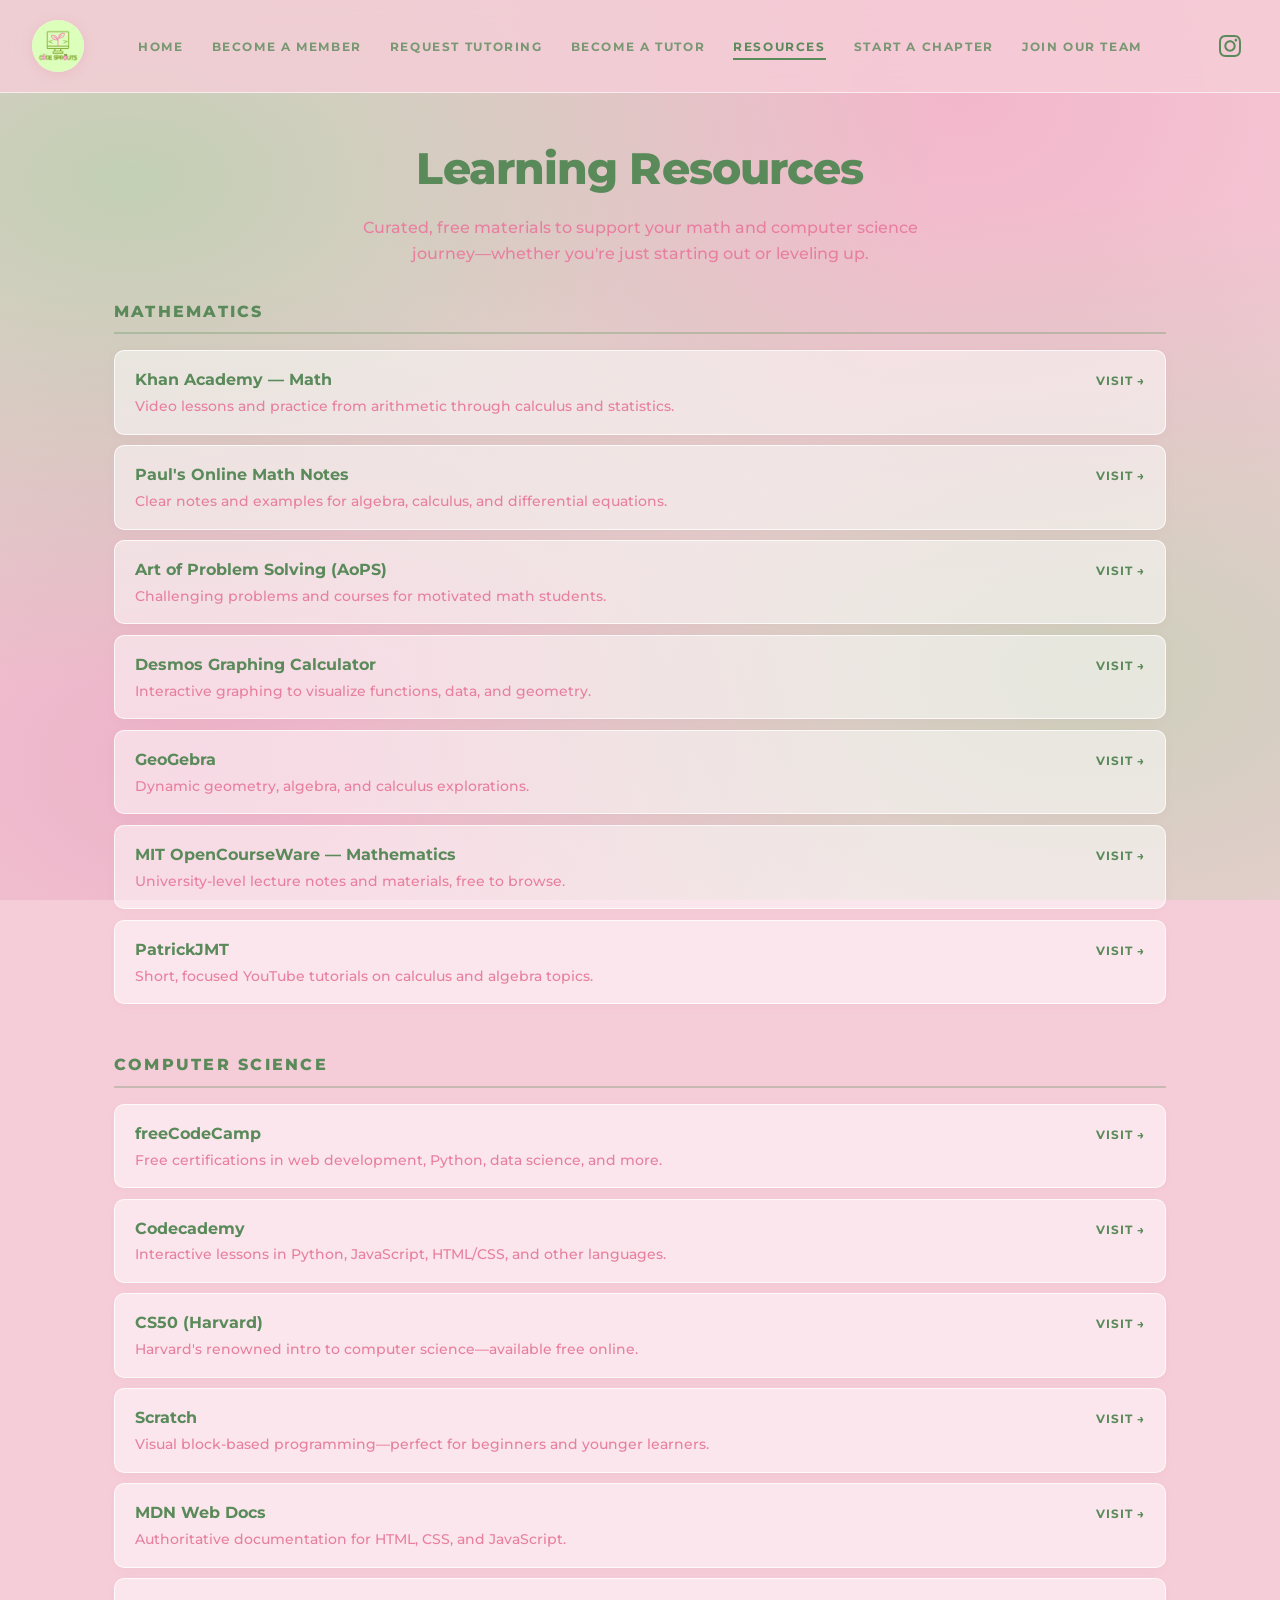
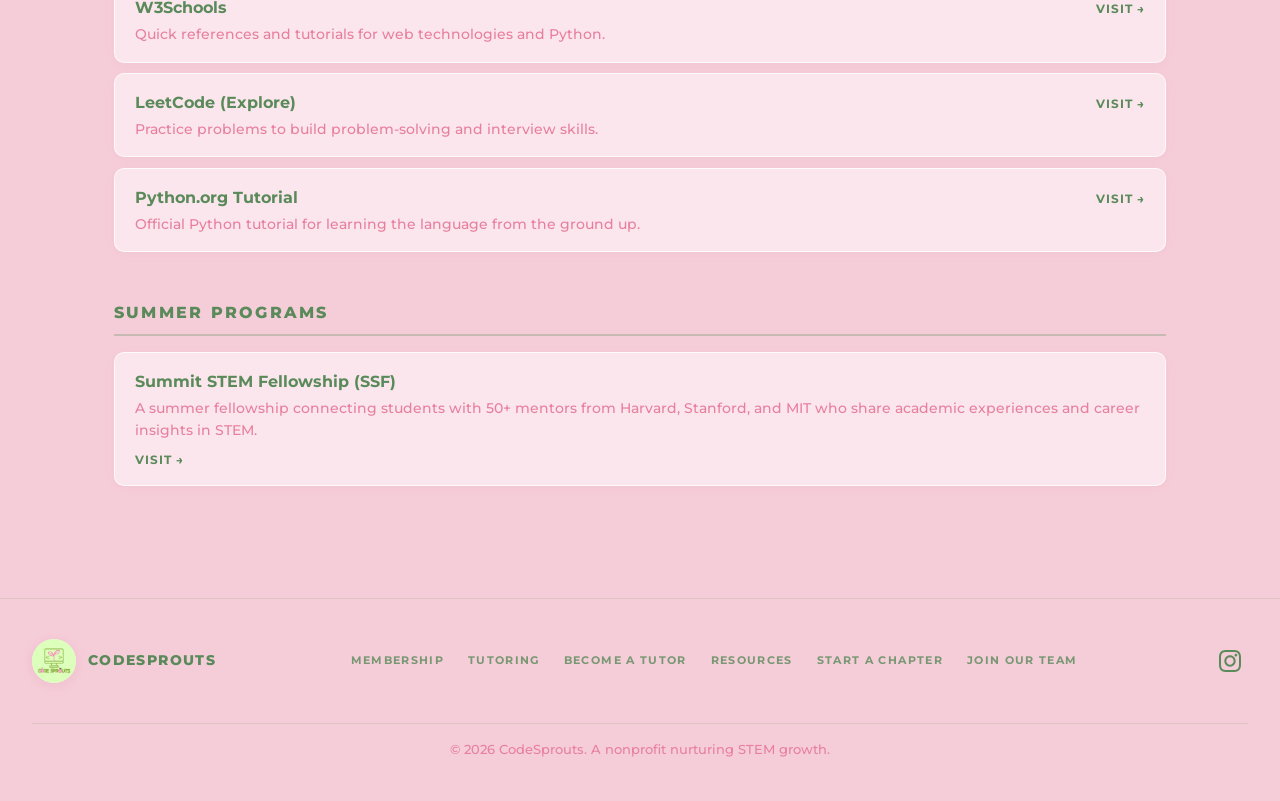
<file: resources.html>
<!DOCTYPE html>
<html lang="en">
<head>
  <meta charset="UTF-8">
  <meta name="viewport" content="width=device-width, initial-scale=1.0">
  <meta name="description" content="Free math and computer science learning resources curated by CodeSprouts.">
  <title>Resources | CodeSprouts</title>
  <link rel="preconnect" href="https://fonts.googleapis.com">
  <link rel="preconnect" href="https://fonts.gstatic.com" crossorigin>
  <link href="https://fonts.googleapis.com/css2?family=Montserrat:wght@400;500;600;700;800&display=swap" rel="stylesheet">
  <link rel="stylesheet" href="css/styles.css?v=5">
  <link rel="icon" href="assets/logo.png" type="image/png">
</head>
<body>
  <header class="site-header">
    <div class="header-inner">
      <a href="index.html" class="logo-link" aria-label="CodeSprouts home">
        <span class="logo-frame">
          <img src="assets/logo.png" alt="" class="logo-img" width="52" height="52">
        </span>
      </a>
      <nav class="main-nav" aria-label="Main navigation">
        <ul>
          <li><a href="index.html">Home</a></li>
          <li><a href="membership.html">Become a Member</a></li>
          <li><a href="tutoring.html">Request Tutoring</a></li>
          <li><a href="become-tutor.html">Become a Tutor</a></li>
          <li><a href="resources.html">Resources</a></li>
          <li><a href="become-chapter.html">Start a Chapter</a></li>
          <li><a href="team.html">Join our Team</a></li>
        </ul>
      </nav>
      <div class="header-actions">
        <a href="https://www.instagram.com/codesproutsss/?hl=en" class="social-link" target="_blank" rel="noopener noreferrer" aria-label="CodeSprouts on Instagram">
          <svg viewBox="0 0 24 24" aria-hidden="true"><path d="M12 2.163c3.204 0 3.584.012 4.85.07 3.252.148 4.771 1.691 4.919 4.919.058 1.265.069 1.645.069 4.849 0 3.205-.012 3.584-.069 4.849-.149 3.225-1.664 4.771-4.919 4.919-1.266.058-1.644.07-4.85.07-3.204 0-3.584-.012-4.849-.07-3.26-.149-4.771-1.699-4.919-4.92-.058-1.265-.07-1.644-.07-4.849 0-3.204.013-3.583.07-4.849.149-3.227 1.664-4.771 4.919-4.919 1.266-.057 1.645-.069 4.849-.069zm0-2.163c-3.259 0-3.667.014-4.947.072-4.358.2-6.78 2.618-6.98 6.98-.059 1.281-.073 1.689-.073 4.948 0 3.259.014 3.668.072 4.948.2 4.358 2.618 6.78 6.98 6.98 1.281.058 1.689.072 4.948.072 3.259 0 3.668-.014 4.948-.072 4.354-.2 6.782-2.618 6.979-6.98.059-1.28.073-1.689.073-4.948 0-3.259-.014-3.667-.072-4.947-.196-4.354-2.617-6.78-6.979-6.98-1.281-.059-1.69-.073-4.949-.073zm0 5.838c-3.403 0-6.162 2.759-6.162 6.162s2.759 6.163 6.162 6.163 6.162-2.759 6.162-6.163c0-3.403-2.759-6.162-6.162-6.162zm0 10.162c-2.209 0-4-1.79-4-4 0-2.209 1.791-4 4-4s4 1.791 4 4c0 2.21-1.791 4-4 4zm6.406-11.845c-.796 0-1.441.645-1.441 1.44s.645 1.44 1.441 1.44c.795 0 1.439-.645 1.439-1.44s-.644-1.44-1.439-1.44z"/></svg>
        </a>
        <button class="nav-toggle" type="button" aria-label="Open menu" aria-expanded="false">
          <svg xmlns="http://www.w3.org/2000/svg" fill="none" viewBox="0 0 24 24" stroke="currentColor" stroke-width="2">
            <path stroke-linecap="round" stroke-linejoin="round" d="M4 6h16M4 12h16M4 18h16"/>
          </svg>
        </button>
      </div>
    </div>
  </header>

  <main>
    <div class="container">
      <header class="page-header">
        <h1>Learning Resources</h1>
        <p>Curated, free materials to support your math and computer science journey—whether you're just starting out or leveling up.</p>
      </header>

      <section class="section" style="padding-top: 0;">
        <div class="resources-category">
          <h2>Mathematics</h2>
          <ul class="resource-list">
            <li class="resource-item">
              <div>
                <strong>Khan Academy — Math</strong>
                <p class="resource-desc">Video lessons and practice from arithmetic through calculus and statistics.</p>
              </div>
              <a href="https://www.khanacademy.org/math" target="_blank" rel="noopener noreferrer">Visit →</a>
            </li>
            <li class="resource-item">
              <div>
                <strong>Paul's Online Math Notes</strong>
                <p class="resource-desc">Clear notes and examples for algebra, calculus, and differential equations.</p>
              </div>
              <a href="https://tutorial.math.lamar.edu/" target="_blank" rel="noopener noreferrer">Visit →</a>
            </li>
            <li class="resource-item">
              <div>
                <strong>Art of Problem Solving (AoPS)</strong>
                <p class="resource-desc">Challenging problems and courses for motivated math students.</p>
              </div>
              <a href="https://artofproblemsolving.com/" target="_blank" rel="noopener noreferrer">Visit →</a>
            </li>
            <li class="resource-item">
              <div>
                <strong>Desmos Graphing Calculator</strong>
                <p class="resource-desc">Interactive graphing to visualize functions, data, and geometry.</p>
              </div>
              <a href="https://www.desmos.com/calculator" target="_blank" rel="noopener noreferrer">Visit →</a>
            </li>
            <li class="resource-item">
              <div>
                <strong>GeoGebra</strong>
                <p class="resource-desc">Dynamic geometry, algebra, and calculus explorations.</p>
              </div>
              <a href="https://www.geogebra.org/" target="_blank" rel="noopener noreferrer">Visit →</a>
            </li>
            <li class="resource-item">
              <div>
                <strong>MIT OpenCourseWare — Mathematics</strong>
                <p class="resource-desc">University-level lecture notes and materials, free to browse.</p>
              </div>
              <a href="https://ocw.mit.edu/courses/mathematics/" target="_blank" rel="noopener noreferrer">Visit →</a>
            </li>
            <li class="resource-item">
              <div>
                <strong>PatrickJMT</strong>
                <p class="resource-desc">Short, focused YouTube tutorials on calculus and algebra topics.</p>
              </div>
              <a href="https://www.youtube.com/user/patrickJMT" target="_blank" rel="noopener noreferrer">Visit →</a>
            </li>
          </ul>
        </div>

        <div class="resources-category">
          <h2>Computer Science</h2>
          <ul class="resource-list">
            <li class="resource-item">
              <div>
                <strong>freeCodeCamp</strong>
                <p class="resource-desc">Free certifications in web development, Python, data science, and more.</p>
              </div>
              <a href="https://www.freecodecamp.org/" target="_blank" rel="noopener noreferrer">Visit →</a>
            </li>
            <li class="resource-item">
              <div>
                <strong>Codecademy</strong>
                <p class="resource-desc">Interactive lessons in Python, JavaScript, HTML/CSS, and other languages.</p>
              </div>
              <a href="https://www.codecademy.com/" target="_blank" rel="noopener noreferrer">Visit →</a>
            </li>
            <li class="resource-item">
              <div>
                <strong>CS50 (Harvard)</strong>
                <p class="resource-desc">Harvard's renowned intro to computer science—available free online.</p>
              </div>
              <a href="https://cs50.harvard.edu/" target="_blank" rel="noopener noreferrer">Visit →</a>
            </li>
            <li class="resource-item">
              <div>
                <strong>Scratch</strong>
                <p class="resource-desc">Visual block-based programming—perfect for beginners and younger learners.</p>
              </div>
              <a href="https://scratch.mit.edu/" target="_blank" rel="noopener noreferrer">Visit →</a>
            </li>
            <li class="resource-item">
              <div>
                <strong>MDN Web Docs</strong>
                <p class="resource-desc">Authoritative documentation for HTML, CSS, and JavaScript.</p>
              </div>
              <a href="https://developer.mozilla.org/" target="_blank" rel="noopener noreferrer">Visit →</a>
            </li>
            <li class="resource-item">
              <div>
                <strong>W3Schools</strong>
                <p class="resource-desc">Quick references and tutorials for web technologies and Python.</p>
              </div>
              <a href="https://www.w3schools.com/" target="_blank" rel="noopener noreferrer">Visit →</a>
            </li>
            <li class="resource-item">
              <div>
                <strong>LeetCode (Explore)</strong>
                <p class="resource-desc">Practice problems to build problem-solving and interview skills.</p>
              </div>
              <a href="https://leetcode.com/explore/" target="_blank" rel="noopener noreferrer">Visit →</a>
            </li>
            <li class="resource-item">
              <div>
                <strong>Python.org Tutorial</strong>
                <p class="resource-desc">Official Python tutorial for learning the language from the ground up.</p>
              </div>
              <a href="https://docs.python.org/3/tutorial/" target="_blank" rel="noopener noreferrer">Visit →</a>
            </li>
          </ul>
        </div>
        <div class="resources-category">
          <h2>Summer Programs</h2>
          <ul class="resource-list">
            <li class="resource-item">
              <div>
                <strong>Summit STEM Fellowship (SSF)</strong>
                <p class="resource-desc">A summer fellowship connecting students with 50+ mentors from Harvard, Stanford, and MIT who share academic experiences and career insights in STEM.</p>
              </div>
              <a href="https://www.summiteducation.org/ssf/mentors" target="_blank" rel="noopener noreferrer">Visit →</a>
            </li>
          </ul>
        </div>
      </section>
    </div>
  </main>

  <footer class="site-footer">
    <div class="footer-inner">
      <div class="footer-brand">
        <span class="logo-frame logo-frame--footer">
          <img src="assets/logo.png" alt="" class="logo-img" width="44" height="44">
        </span>
        <span>CodeSprouts</span>
      </div>
      <nav class="footer-links" aria-label="Footer navigation">
        <a href="membership.html">Membership</a>
        <a href="tutoring.html">Tutoring</a>
        <a href="become-tutor.html">Become a Tutor</a>
        <a href="resources.html">Resources</a>
        <a href="become-chapter.html">Start a Chapter</a>
        <a href="team.html">Join our Team</a>
      </nav>
      <div class="footer-social">
        <a href="https://www.instagram.com/codesproutsss/?hl=en" class="social-link" target="_blank" rel="noopener noreferrer" aria-label="Instagram">
          <svg viewBox="0 0 24 24" aria-hidden="true"><path d="M12 2.163c3.204 0 3.584.012 4.85.07 3.252.148 4.771 1.691 4.919 4.919.058 1.265.069 1.645.069 4.849 0 3.205-.012 3.584-.069 4.849-.149 3.225-1.664 4.771-4.919 4.919-1.266.058-1.644.07-4.85.07-3.204 0-3.584-.012-4.849-.07-3.26-.149-4.771-1.699-4.919-4.92-.058-1.265-.07-1.644-.07-4.849 0-3.204.013-3.583.07-4.849.149-3.227 1.664-4.771 4.919-4.919 1.266-.057 1.645-.069 4.849-.069zm0-2.163c-3.259 0-3.667.014-4.947.072-4.358.2-6.78 2.618-6.98 6.98-.059 1.281-.073 1.689-.073 4.948 0 3.259.014 3.668.072 4.948.2 4.358 2.618 6.78 6.98 6.98 1.281.058 1.689.072 4.948.072 3.259 0 3.668-.014 4.948-.072 4.354-.2 6.782-2.618 6.979-6.98.059-1.28.073-1.689.073-4.948 0-3.259-.014-3.667-.072-4.947-.196-4.354-2.617-6.78-6.979-6.98-1.281-.059-1.69-.073-4.949-.073zm0 5.838c-3.403 0-6.162 2.759-6.162 6.162s2.759 6.163 6.162 6.163 6.162-2.759 6.162-6.163c0-3.403-2.759-6.162-6.162-6.162zm0 10.162c-2.209 0-4-1.79-4-4 0-2.209 1.791-4 4-4s4 1.791 4 4c0 2.21-1.791 4-4 4zm6.406-11.845c-.796 0-1.441.645-1.441 1.44s.645 1.44 1.441 1.44c.795 0 1.439-.645 1.439-1.44s-.644-1.44-1.439-1.44z"/></svg>
        </a>
      </div>
      <p class="footer-copy">&copy; 2026 CodeSprouts. A nonprofit nurturing STEM growth.</p>
    </div>
  </footer>

  <script src="js/main.js"></script>
</body>
</html>
</file>
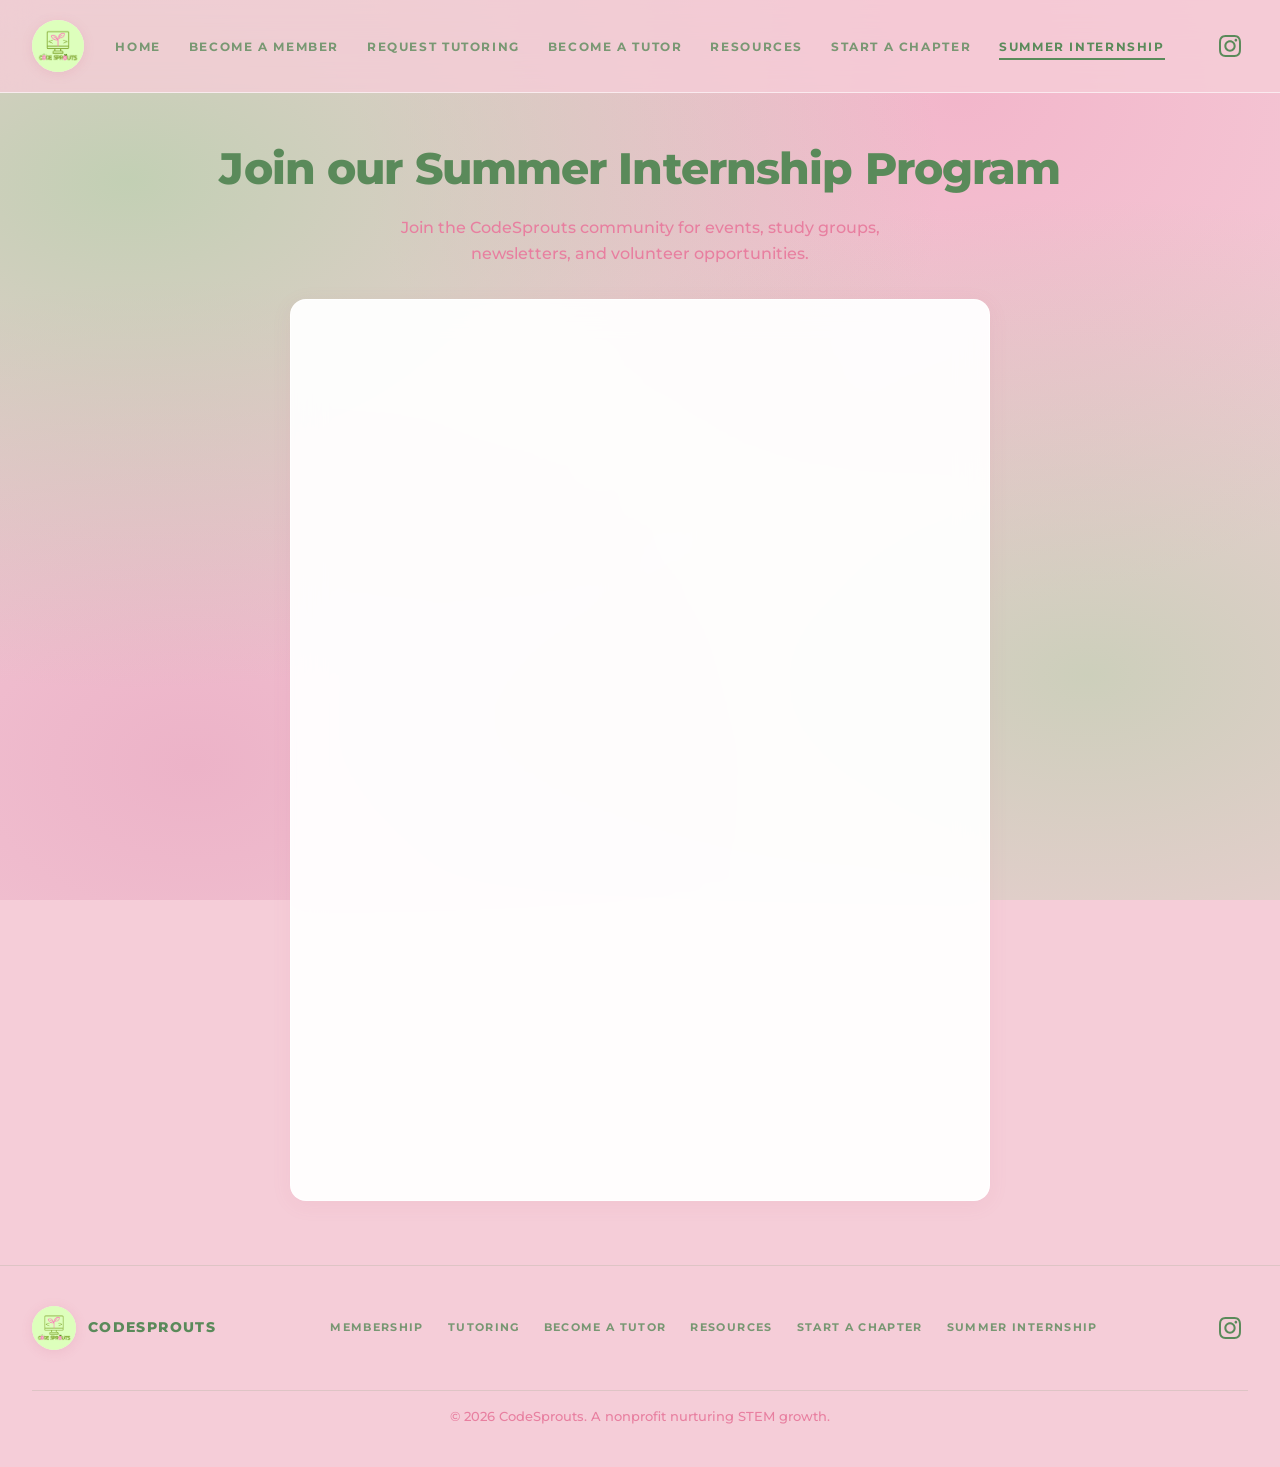
<file: summerinternship.html>
<!DOCTYPE html>
<html lang="en">
<head>
  <meta charset="UTF-8">
  <meta name="viewport" content="width=device-width, initial-scale=1.0">
  <meta name="description" content="Join CodeSprouts as a member — connect with our STEM community.">
  <title>Summer Internship | CodeSprouts</title>
  <link rel="preconnect" href="https://fonts.googleapis.com">
  <link rel="preconnect" href="https://fonts.gstatic.com" crossorigin>
  <link href="https://fonts.googleapis.com/css2?family=Montserrat:wght@400;500;600;700;800&display=swap" rel="stylesheet">
  <link rel="stylesheet" href="css/styles.css?v=5">
  <link rel="icon" href="assets/logo.png" type="image/png">
</head>
<body>
  <header class="site-header">
    <div class="header-inner">
      <a href="index.html" class="logo-link" aria-label="CodeSprouts home">
        <span class="logo-frame">
          <img src="assets/logo.png" alt="" class="logo-img" width="52" height="52">
        </span>
      </a>
      <nav class="main-nav" aria-label="Main navigation">
        <ul>
          <li><a href="index.html">Home</a></li>
          <li><a href="membership.html">Become a Member</a></li>
          <li><a href="tutoring.html">Request Tutoring</a></li>
          <li><a href="become-tutor.html">Become a Tutor</a></li>
          <li><a href="resources.html">Resources</a></li>
          <li><a href="become-chapter.html">Start a Chapter</a></li>
          <li><a href="summerinternship.html">Summer Internship</a></li>
        </ul>
      </nav>
      <div class="header-actions">
        <a href="https://www.instagram.com/codesproutsss/?hl=en" class="social-link" target="_blank" rel="noopener noreferrer" aria-label="CodeSprouts on Instagram">
          <svg viewBox="0 0 24 24" aria-hidden="true"><path d="M12 2.163c3.204 0 3.584.012 4.85.07 3.252.148 4.771 1.691 4.919 4.919.058 1.265.069 1.645.069 4.849 0 3.205-.012 3.584-.069 4.849-.149 3.225-1.664 4.771-4.919 4.919-1.266.058-1.644.07-4.85.07-3.204 0-3.584-.012-4.849-.07-3.26-.149-4.771-1.699-4.919-4.92-.058-1.265-.07-1.644-.07-4.849 0-3.204.013-3.583.07-4.849.149-3.227 1.664-4.771 4.919-4.919 1.266-.057 1.645-.069 4.849-.069zm0-2.163c-3.259 0-3.667.014-4.947.072-4.358.2-6.78 2.618-6.98 6.98-.059 1.281-.073 1.689-.073 4.948 0 3.259.014 3.668.072 4.948.2 4.358 2.618 6.78 6.98 6.98 1.281.058 1.689.072 4.948.072 3.259 0 3.668-.014 4.948-.072 4.354-.2 6.782-2.618 6.979-6.98.059-1.28.073-1.689.073-4.948 0-3.259-.014-3.667-.072-4.947-.196-4.354-2.617-6.78-6.979-6.98-1.281-.059-1.69-.073-4.949-.073zm0 5.838c-3.403 0-6.162 2.759-6.162 6.162s2.759 6.163 6.162 6.163 6.162-2.759 6.162-6.163c0-3.403-2.759-6.162-6.162-6.162zm0 10.162c-2.209 0-4-1.79-4-4 0-2.209 1.791-4 4-4s4 1.791 4 4c0 2.21-1.791 4-4 4zm6.406-11.845c-.796 0-1.441.645-1.441 1.44s.645 1.44 1.441 1.44c.795 0 1.439-.645 1.439-1.44s-.644-1.44-1.439-1.44z"/></svg>
        </a>
        <button class="nav-toggle" type="button" aria-label="Open menu" aria-expanded="false">
          <svg xmlns="http://www.w3.org/2000/svg" fill="none" viewBox="0 0 24 24" stroke="currentColor" stroke-width="2">
            <path stroke-linecap="round" stroke-linejoin="round" d="M4 6h16M4 12h16M4 18h16"/>
          </svg>
        </button>
      </div>
    </div>
  </header>

  <main>
    <div class="container">
      <header class="page-header">
        <h1>Join our Summer Internship Program</h1>
        <p>Join the CodeSprouts community for events, study groups, newsletters, and volunteer opportunities.</p>
      </header>

            <section class="section" style="padding-top: 0;">
        <div class="form-card" style="max-width: 700px; padding: 0; overflow: hidden; background: rgba(255,255,255,0.95); border-radius: 16px;">
          <iframe
            src="https://docs.google.com/forms/d/e/1FAIpQLSctsQDnqZVws10BLypLNTau85tOAoPQ4c_EMmOIP_qf8TBwLA/viewform?usp=header"
            width="100%"
            height="900"
            frameborder="0"
            marginheight="0"
            marginwidth="0"
            style="display: block;">
            Loading…
          </iframe>
        </div>
      </section>
    </div>
  </main>

  <footer class="site-footer">
    <div class="footer-inner">
      <div class="footer-brand">
        <span class="logo-frame logo-frame--footer">
          <img src="assets/logo.png" alt="" class="logo-img" width="44" height="44">
        </span>
        <span>CodeSprouts</span>
      </div>
      <nav class="footer-links" aria-label="Footer navigation">
        <a href="membership.html">Membership</a>
        <a href="tutoring.html">Tutoring</a>
        <a href="become-tutor.html">Become a Tutor</a>
        <a href="resources.html">Resources</a>
        <a href="become-chapter.html">Start a Chapter</a>
        <a href="summerinternship.html">Summer Internship</a>
      </nav>
      <div class="footer-social">
        <a href="https://www.instagram.com/codesproutsss/?hl=en" class="social-link" target="_blank" rel="noopener noreferrer" aria-label="Instagram">
          <svg viewBox="0 0 24 24" aria-hidden="true"><path d="M12 2.163c3.204 0 3.584.012 4.85.07 3.252.148 4.771 1.691 4.919 4.919.058 1.265.069 1.645.069 4.849 0 3.205-.012 3.584-.069 4.849-.149 3.225-1.664 4.771-4.919 4.919-1.266.058-1.644.07-4.85.07-3.204 0-3.584-.012-4.849-.07-3.26-.149-4.771-1.699-4.919-4.92-.058-1.265-.07-1.644-.07-4.849 0-3.204.013-3.583.07-4.849.149-3.227 1.664-4.771 4.919-4.919 1.266-.057 1.645-.069 4.849-.069zm0-2.163c-3.259 0-3.667.014-4.947.072-4.358.2-6.78 2.618-6.98 6.98-.059 1.281-.073 1.689-.073 4.948 0 3.259.014 3.668.072 4.948.2 4.358 2.618 6.78 6.98 6.98 1.281.058 1.689.072 4.948.072 3.259 0 3.668-.014 4.948-.072 4.354-.2 6.782-2.618 6.979-6.98.059-1.28.073-1.689.073-4.948 0-3.259-.014-3.667-.072-4.947-.196-4.354-2.617-6.78-6.979-6.98-1.281-.059-1.69-.073-4.949-.073zm0 5.838c-3.403 0-6.162 2.759-6.162 6.162s2.759 6.163 6.162 6.163 6.162-2.759 6.162-6.163c0-3.403-2.759-6.162-6.162-6.162zm0 10.162c-2.209 0-4-1.79-4-4 0-2.209 1.791-4 4-4s4 1.791 4 4c0 2.21-1.791 4-4 4zm6.406-11.845c-.796 0-1.441.645-1.441 1.44s.645 1.44 1.441 1.44c.795 0 1.439-.645 1.439-1.44s-.644-1.44-1.439-1.44z"/></svg>
        </a>
      </div>
      <p class="footer-copy">&copy; 2026 CodeSprouts. A nonprofit nurturing STEM growth.</p>
    </div>
  </footer>

  <script src="js/main.js"></script>
</body>
</html>
</file>
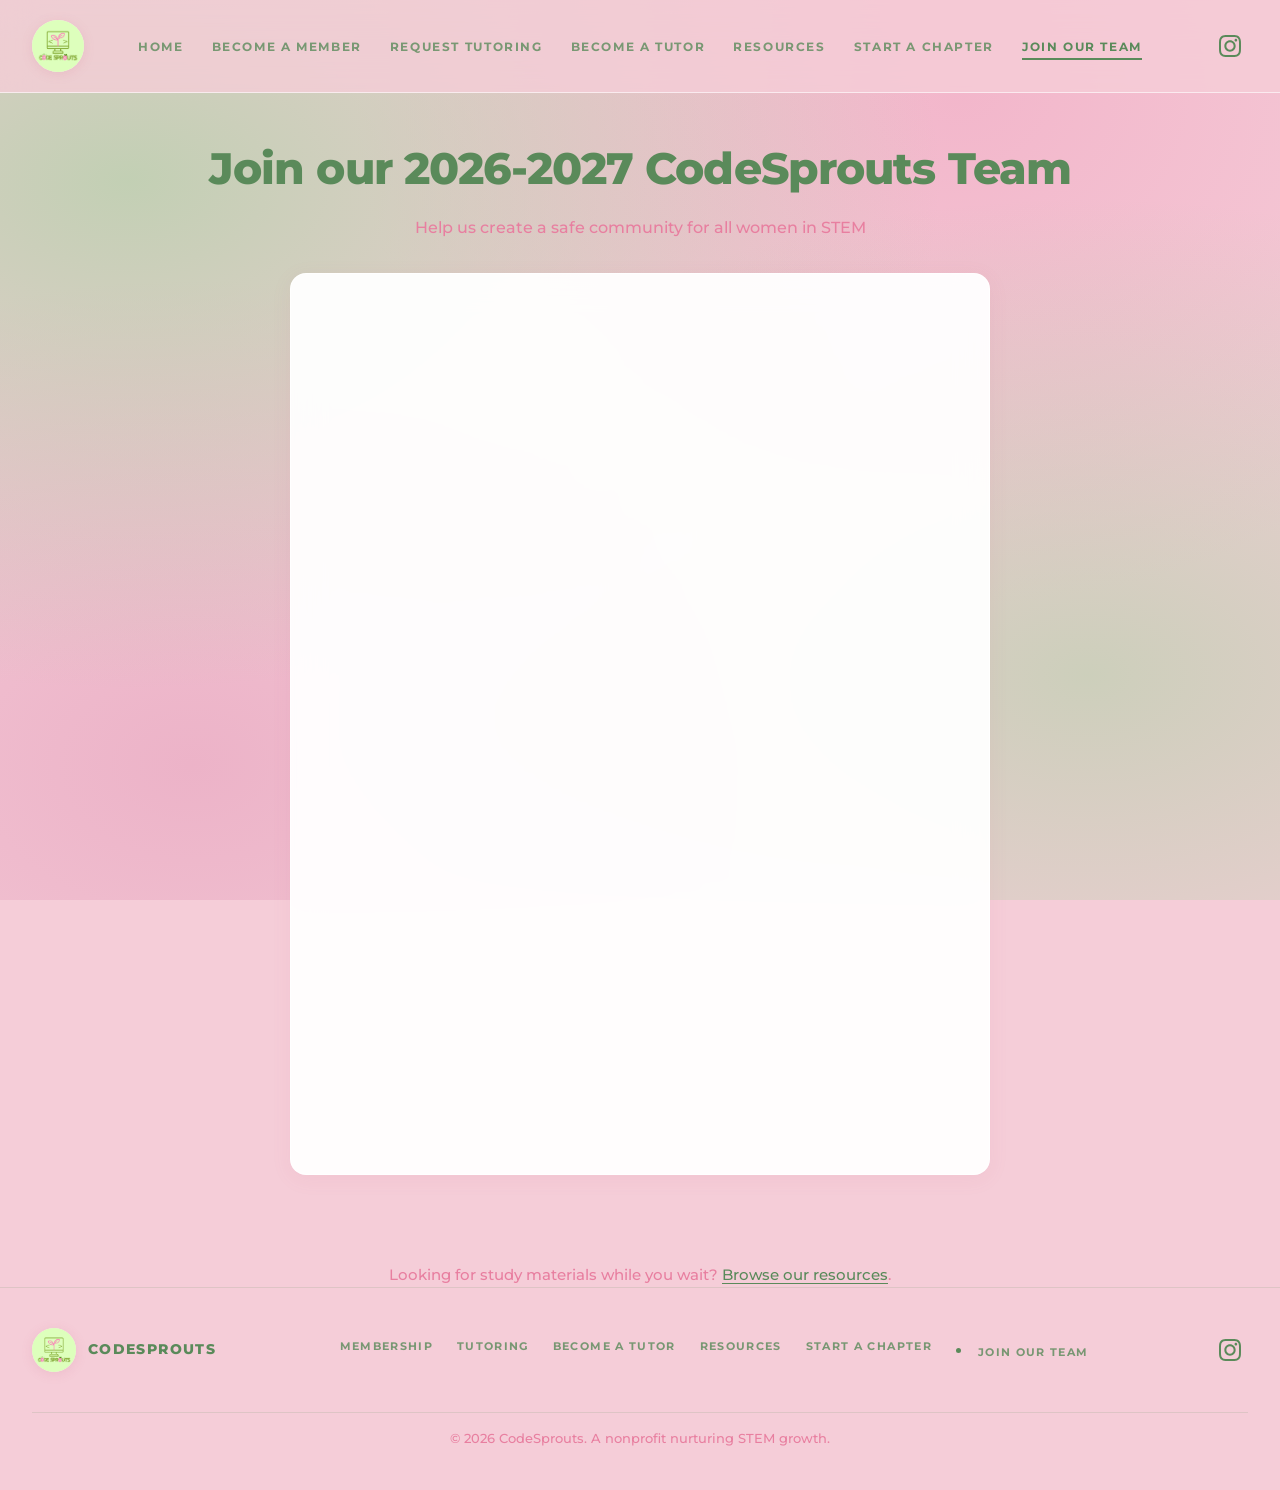
<file: team.html>
<!DOCTYPE html>
<html lang="en">
<head>
  <meta charset="UTF-8">
  <meta name="viewport" content="width=device-width, initial-scale=1.0">
  <meta name="description" content="Request free math and computer science tutoring from CodeSprouts.">
  <title>Team Applications | CodeSprouts</title>
  <link rel="preconnect" href="https://fonts.googleapis.com">
  <link rel="preconnect" href="https://fonts.gstatic.com" crossorigin>
  <link href="https://fonts.googleapis.com/css2?family=Montserrat:wght@400;500;600;700;800&display=swap" rel="stylesheet">
  <link rel="stylesheet" href="css/styles.css?v=5">
  <link rel="icon" href="assets/logo.png" type="image/png">
</head>
<body>
  <header class="site-header">
    <div class="header-inner">
      <a href="index.html" class="logo-link" aria-label="CodeSprouts home">
        <span class="logo-frame">
          <img src="assets/logo.png" alt="" class="logo-img" width="52" height="52">
        </span>
      </a>
      <nav class="main-nav" aria-label="Main navigation">
        <ul>
          <li><a href="index.html">Home</a></li>
          <li><a href="membership.html">Become a Member</a></li>
          <li><a href="tutoring.html">Request Tutoring</a></li>
          <li><a href="become-tutor.html">Become a Tutor</a></li>
          <li><a href="resources.html">Resources</a></li>
          <li><a href="become-chapter.html">Start a Chapter</a></li>
          <li><a href="team.html">Join our Team</a></li>
        </ul>
      </nav>
      <div class="header-actions">
        <a href="https://www.instagram.com/codesproutsss/?hl=en" class="social-link" target="_blank" rel="noopener noreferrer" aria-label="CodeSprouts on Instagram">
          <svg viewBox="0 0 24 24" aria-hidden="true"><path d="M12 2.163c3.204 0 3.584.012 4.85.07 3.252.148 4.771 1.691 4.919 4.919.058 1.265.069 1.645.069 4.849 0 3.205-.012 3.584-.069 4.849-.149 3.225-1.664 4.771-4.919 4.919-1.266.058-1.644.07-4.85.07-3.204 0-3.584-.012-4.849-.07-3.26-.149-4.771-1.699-4.919-4.92-.058-1.265-.07-1.644-.07-4.849 0-3.204.013-3.583.07-4.849.149-3.227 1.664-4.771 4.919-4.919 1.266-.057 1.645-.069 4.849-.069zm0-2.163c-3.259 0-3.667.014-4.947.072-4.358.2-6.78 2.618-6.98 6.98-.059 1.281-.073 1.689-.073 4.948 0 3.259.014 3.668.072 4.948.2 4.358 2.618 6.78 6.98 6.98 1.281.058 1.689.072 4.948.072 3.259 0 3.668-.014 4.948-.072 4.354-.2 6.782-2.618 6.979-6.98.059-1.28.073-1.689.073-4.948 0-3.259-.014-3.667-.072-4.947-.196-4.354-2.617-6.78-6.979-6.98-1.281-.059-1.69-.073-4.949-.073zm0 5.838c-3.403 0-6.162 2.759-6.162 6.162s2.759 6.163 6.162 6.163 6.162-2.759 6.162-6.163c0-3.403-2.759-6.162-6.162-6.162zm0 10.162c-2.209 0-4-1.79-4-4 0-2.209 1.791-4 4-4s4 1.791 4 4c0 2.21-1.791 4-4 4zm6.406-11.845c-.796 0-1.441.645-1.441 1.44s.645 1.44 1.441 1.44c.795 0 1.439-.645 1.439-1.44s-.644-1.44-1.439-1.44z"/></svg>
        </a>
        <button class="nav-toggle" type="button" aria-label="Open menu" aria-expanded="false">
          <svg xmlns="http://www.w3.org/2000/svg" fill="none" viewBox="0 0 24 24" stroke="currentColor" stroke-width="2">
            <path stroke-linecap="round" stroke-linejoin="round" d="M4 6h16M4 12h16M4 18h16"/>
          </svg>
        </button>
      </div>
    </div>
  </header>

  <main>
    <div class="container">
      <header class="page-header">
        <h1>Join our 2026-2027 CodeSprouts Team</h1>
        <p>Help us create a safe community for all women in STEM</p>
      </header>

            <section class="section" style="padding-top: 0;">
        <div class="form-card" style="max-width: 700px; padding: 0; overflow: hidden; background: rgba(255,255,255,0.95); border-radius: 16px;">
          <iframe
            src="https://docs.google.com/forms/d/e/1FAIpQLSfykLcxLUlFqV_p9IWPb6n2CNp4cv89oM7EbtGJ4I6inZADig/viewform?usp=dialog"
            width="100%"
            height="900"
            frameborder="0"
            marginheight="0"
            marginwidth="0"
            style="display: block;">
            Loading…
          </iframe>
        </div>
      </section>

      <p class="page-note">
        Looking for study materials while you wait? <a href="resources.html">Browse our resources</a>.
      </p>
    </div>
  </main>

  <footer class="site-footer">
    <div class="footer-inner">
      <div class="footer-brand">
        <span class="logo-frame logo-frame--footer">
          <img src="assets/logo.png" alt="" class="logo-img" width="44" height="44">
        </span>
        <span>CodeSprouts</span>
      </div>
      <nav class="footer-links" aria-label="Footer navigation">
        <a href="membership.html">Membership</a>
        <a href="tutoring.html">Tutoring</a>
        <a href="become-tutor.html">Become a Tutor</a>
        <a href="resources.html">Resources</a>
        <a href="become-chapter.html">Start a Chapter</a>
        <li><a href="team.html">Join our Team</a></li>
      </nav>
      <div class="footer-social">
        <a href="https://www.instagram.com/codesproutsss/?hl=en" class="social-link" target="_blank" rel="noopener noreferrer" aria-label="Instagram">
          <svg viewBox="0 0 24 24" aria-hidden="true"><path d="M12 2.163c3.204 0 3.584.012 4.85.07 3.252.148 4.771 1.691 4.919 4.919.058 1.265.069 1.645.069 4.849 0 3.205-.012 3.584-.069 4.849-.149 3.225-1.664 4.771-4.919 4.919-1.266.058-1.644.07-4.85.07-3.204 0-3.584-.012-4.849-.07-3.26-.149-4.771-1.699-4.919-4.92-.058-1.265-.07-1.644-.07-4.849 0-3.204.013-3.583.07-4.849.149-3.227 1.664-4.771 4.919-4.919 1.266-.057 1.645-.069 4.849-.069zm0-2.163c-3.259 0-3.667.014-4.947.072-4.358.2-6.78 2.618-6.98 6.98-.059 1.281-.073 1.689-.073 4.948 0 3.259.014 3.668.072 4.948.2 4.358 2.618 6.78 6.98 6.98 1.281.058 1.689.072 4.948.072 3.259 0 3.668-.014 4.948-.072 4.354-.2 6.782-2.618 6.979-6.98.059-1.28.073-1.689.073-4.948 0-3.259-.014-3.667-.072-4.947-.196-4.354-2.617-6.78-6.979-6.98-1.281-.059-1.69-.073-4.949-.073zm0 5.838c-3.403 0-6.162 2.759-6.162 6.162s2.759 6.163 6.162 6.163 6.162-2.759 6.162-6.163c0-3.403-2.759-6.162-6.162-6.162zm0 10.162c-2.209 0-4-1.79-4-4 0-2.209 1.791-4 4-4s4 1.791 4 4c0 2.21-1.791 4-4 4zm6.406-11.845c-.796 0-1.441.645-1.441 1.44s.645 1.44 1.441 1.44c.795 0 1.439-.645 1.439-1.44s-.644-1.44-1.439-1.44z"/></svg>
        </a>
      </div>
      <p class="footer-copy">&copy; 2026 CodeSprouts. A nonprofit nurturing STEM growth.</p>
    </div>
  </footer>

  <script src="js/main.js"></script>
</body>
</html>
</file>
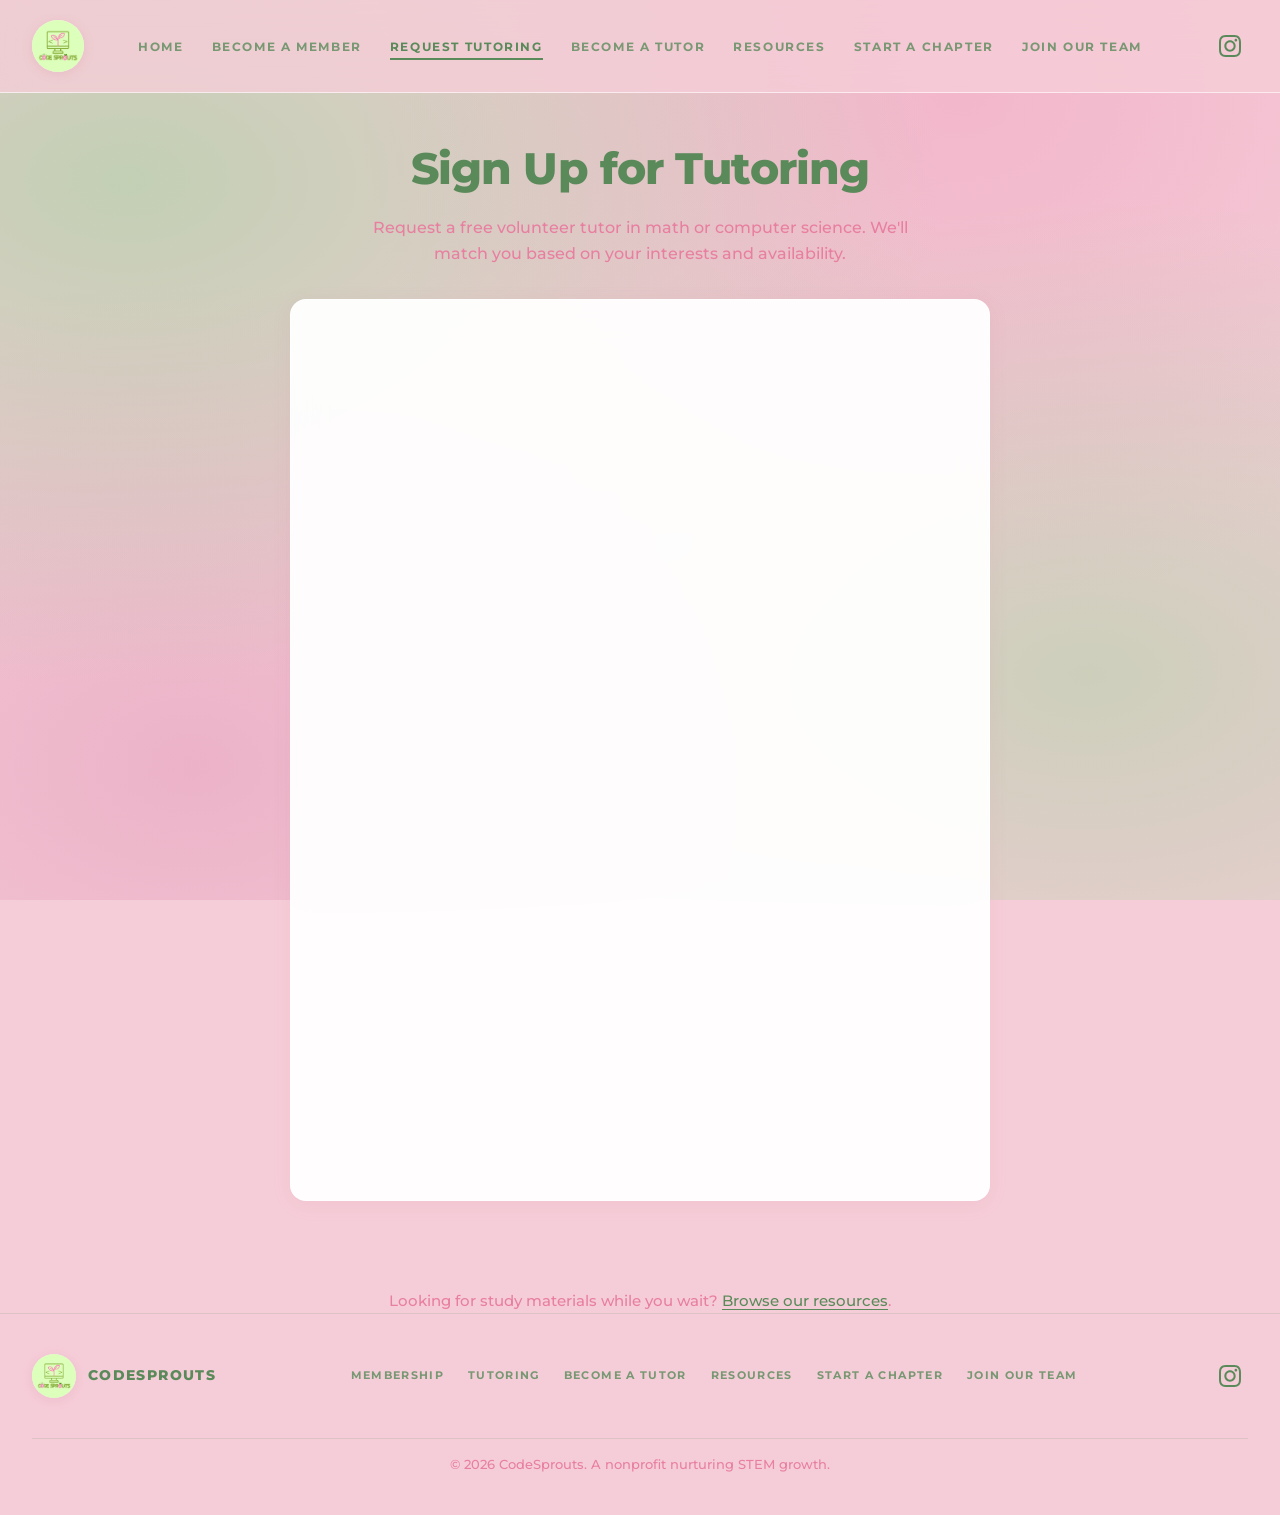
<file: tutoring.html>
<!DOCTYPE html>
<html lang="en">
<head>
  <meta charset="UTF-8">
  <meta name="viewport" content="width=device-width, initial-scale=1.0">
  <meta name="description" content="Request free math and computer science tutoring from CodeSprouts.">
  <title>Request Tutoring | CodeSprouts</title>
  <link rel="preconnect" href="https://fonts.googleapis.com">
  <link rel="preconnect" href="https://fonts.gstatic.com" crossorigin>
  <link href="https://fonts.googleapis.com/css2?family=Montserrat:wght@400;500;600;700;800&display=swap" rel="stylesheet">
  <link rel="stylesheet" href="css/styles.css?v=5">
  <link rel="icon" href="assets/logo.png" type="image/png">
</head>
<body>
  <header class="site-header">
    <div class="header-inner">
      <a href="index.html" class="logo-link" aria-label="CodeSprouts home">
        <span class="logo-frame">
          <img src="assets/logo.png" alt="" class="logo-img" width="52" height="52">
        </span>
      </a>
      <nav class="main-nav" aria-label="Main navigation">
        <ul>
          <li><a href="index.html">Home</a></li>
          <li><a href="membership.html">Become a Member</a></li>
          <li><a href="tutoring.html">Request Tutoring</a></li>
          <li><a href="become-tutor.html">Become a Tutor</a></li>
          <li><a href="resources.html">Resources</a></li>
          <li><a href="become-chapter.html">Start a Chapter</a></li>
          <li><a href="team.html">Join our Team</a></li>
        </ul>
      </nav>
      <div class="header-actions">
        <a href="https://www.instagram.com/codesproutsss/?hl=en" class="social-link" target="_blank" rel="noopener noreferrer" aria-label="CodeSprouts on Instagram">
          <svg viewBox="0 0 24 24" aria-hidden="true"><path d="M12 2.163c3.204 0 3.584.012 4.85.07 3.252.148 4.771 1.691 4.919 4.919.058 1.265.069 1.645.069 4.849 0 3.205-.012 3.584-.069 4.849-.149 3.225-1.664 4.771-4.919 4.919-1.266.058-1.644.07-4.85.07-3.204 0-3.584-.012-4.849-.07-3.26-.149-4.771-1.699-4.919-4.92-.058-1.265-.07-1.644-.07-4.849 0-3.204.013-3.583.07-4.849.149-3.227 1.664-4.771 4.919-4.919 1.266-.057 1.645-.069 4.849-.069zm0-2.163c-3.259 0-3.667.014-4.947.072-4.358.2-6.78 2.618-6.98 6.98-.059 1.281-.073 1.689-.073 4.948 0 3.259.014 3.668.072 4.948.2 4.358 2.618 6.78 6.98 6.98 1.281.058 1.689.072 4.948.072 3.259 0 3.668-.014 4.948-.072 4.354-.2 6.782-2.618 6.979-6.98.059-1.28.073-1.689.073-4.948 0-3.259-.014-3.667-.072-4.947-.196-4.354-2.617-6.78-6.979-6.98-1.281-.059-1.69-.073-4.949-.073zm0 5.838c-3.403 0-6.162 2.759-6.162 6.162s2.759 6.163 6.162 6.163 6.162-2.759 6.162-6.163c0-3.403-2.759-6.162-6.162-6.162zm0 10.162c-2.209 0-4-1.79-4-4 0-2.209 1.791-4 4-4s4 1.791 4 4c0 2.21-1.791 4-4 4zm6.406-11.845c-.796 0-1.441.645-1.441 1.44s.645 1.44 1.441 1.44c.795 0 1.439-.645 1.439-1.44s-.644-1.44-1.439-1.44z"/></svg>
        </a>
        <button class="nav-toggle" type="button" aria-label="Open menu" aria-expanded="false">
          <svg xmlns="http://www.w3.org/2000/svg" fill="none" viewBox="0 0 24 24" stroke="currentColor" stroke-width="2">
            <path stroke-linecap="round" stroke-linejoin="round" d="M4 6h16M4 12h16M4 18h16"/>
          </svg>
        </button>
      </div>
    </div>
  </header>

  <main>
    <div class="container">
      <header class="page-header">
        <h1>Sign Up for Tutoring</h1>
        <p>Request a free volunteer tutor in math or computer science. We'll match you based on your interests and availability.</p>
      </header>

            <section class="section" style="padding-top: 0;">
        <div class="form-card" style="max-width: 700px; padding: 0; overflow: hidden; background: rgba(255,255,255,0.95); border-radius: 16px;">
          <iframe
            src="https://docs.google.com/forms/d/e/1FAIpQLSe0A7StB0mAnCNQ5Id7mAcKXltccJuuhX0ytjDn6UOyvyzoXw/viewform?embedded=true"
            width="100%"
            height="900"
            frameborder="0"
            marginheight="0"
            marginwidth="0"
            style="display: block;">
            Loading…
          </iframe>
        </div>
      </section>

      <p class="page-note">
        Looking for study materials while you wait? <a href="resources.html">Browse our resources</a>.
      </p>
    </div>
  </main>

  <footer class="site-footer">
    <div class="footer-inner">
      <div class="footer-brand">
        <span class="logo-frame logo-frame--footer">
          <img src="assets/logo.png" alt="" class="logo-img" width="44" height="44">
        </span>
        <span>CodeSprouts</span>
      </div>
      <nav class="footer-links" aria-label="Footer navigation">
        <a href="membership.html">Membership</a>
        <a href="tutoring.html">Tutoring</a>
        <a href="become-tutor.html">Become a Tutor</a>
        <a href="resources.html">Resources</a>
        <a href="become-chapter.html">Start a Chapter</a>
        <a href="team.html">Join our Team</a>
      </nav>
      <div class="footer-social">
        <a href="https://www.instagram.com/codesproutsss/?hl=en" class="social-link" target="_blank" rel="noopener noreferrer" aria-label="Instagram">
          <svg viewBox="0 0 24 24" aria-hidden="true"><path d="M12 2.163c3.204 0 3.584.012 4.85.07 3.252.148 4.771 1.691 4.919 4.919.058 1.265.069 1.645.069 4.849 0 3.205-.012 3.584-.069 4.849-.149 3.225-1.664 4.771-4.919 4.919-1.266.058-1.644.07-4.85.07-3.204 0-3.584-.012-4.849-.07-3.26-.149-4.771-1.699-4.919-4.92-.058-1.265-.07-1.644-.07-4.849 0-3.204.013-3.583.07-4.849.149-3.227 1.664-4.771 4.919-4.919 1.266-.057 1.645-.069 4.849-.069zm0-2.163c-3.259 0-3.667.014-4.947.072-4.358.2-6.78 2.618-6.98 6.98-.059 1.281-.073 1.689-.073 4.948 0 3.259.014 3.668.072 4.948.2 4.358 2.618 6.78 6.98 6.98 1.281.058 1.689.072 4.948.072 3.259 0 3.668-.014 4.948-.072 4.354-.2 6.782-2.618 6.979-6.98.059-1.28.073-1.689.073-4.948 0-3.259-.014-3.667-.072-4.947-.196-4.354-2.617-6.78-6.979-6.98-1.281-.059-1.69-.073-4.949-.073zm0 5.838c-3.403 0-6.162 2.759-6.162 6.162s2.759 6.163 6.162 6.163 6.162-2.759 6.162-6.163c0-3.403-2.759-6.162-6.162-6.162zm0 10.162c-2.209 0-4-1.79-4-4 0-2.209 1.791-4 4-4s4 1.791 4 4c0 2.21-1.791 4-4 4zm6.406-11.845c-.796 0-1.441.645-1.441 1.44s.645 1.44 1.441 1.44c.795 0 1.439-.645 1.439-1.44s-.644-1.44-1.439-1.44z"/></svg>
        </a>
      </div>
      <p class="footer-copy">&copy; 2026 CodeSprouts. A nonprofit nurturing STEM growth.</p>
    </div>
  </footer>

  <script src="js/main.js"></script>
</body>
</html>
</file>
<file: css/styles.css>
:root {
  --green: #5a8a5a;
  --green-dark: #bcd6ae;
  --pink-bg: #f5cdd8;
  --pink-accent: #e87fa0;
  --pink-bright: #f472b6;
  --card-bg: rgba(255, 255, 255, 0.5);
  --card-border: rgba(255, 255, 255, 0.75);
  --input-bg: rgba(255, 255, 255, 0.95);
  --input-text: #3d2a32;
  --radius: 16px;
  --radius-sm: 10px;
  --font: "Montserrat", system-ui, sans-serif;
}

*, *::before, *::after { box-sizing: border-box; margin: 0; padding: 0; }

html { scroll-behavior: smooth; }

body {
  font-family: var(--font);
  color: var(--green);
  background: var(--pink-bg);
  background-image:
    radial-gradient(ellipse at 10% 20%, rgba(144, 210, 144, 0.5) 0%, transparent 50%),
    radial-gradient(ellipse at 85% 75%, rgba(144, 210, 144, 0.4) 0%, transparent 50%),
    radial-gradient(ellipse at 75% 10%, rgba(240, 160, 190, 0.5) 0%, transparent 45%),
    radial-gradient(ellipse at 15% 85%, rgba(220, 130, 170, 0.35) 0%, transparent 45%);
  background-attachment: fixed;
  line-height: 1.6;
  min-height: 100vh;
  display: flex;
  flex-direction: column;
}

img { max-width: 100%; height: auto; display: block; }

a { color: var(--green); text-decoration: none; transition: opacity 0.2s; }
a:not(.btn):hover { opacity: 0.75; }

/* Logo */
.logo-frame {
  width: 52px; height: 52px;
  border-radius: 50%; overflow: hidden;
  display: grid; place-items: center;
  flex-shrink: 0;
  background: rgba(255,255,255,0.6);
  aspect-ratio: 1;
  box-shadow: 0 2px 12px rgba(200,100,130,0.15);
}
.logo-img { width: 100%; height: 100%; object-fit: contain; object-position: center; display: block; margin: 0; }
.logo-frame--hero { width: min(280px,70vw); height: min(280px,70vw); background: rgba(255,255,255,0.4); box-shadow: 0 20px 60px rgba(200,100,130,0.12); }
.logo-frame--hero .logo-img { width: 100%; height: 100%; }
.logo-frame--mission { width: 200px; height: 200px; }
.logo-frame--footer { width: 44px; height: 44px; }
.logo-frame--footer .logo-img { width: 100%; height: 100%; }

/* Header */
.site-header {
  position: sticky; top: 0; z-index: 100;
  padding: 1.25rem 0;
  background: rgba(245, 205, 216, 0.8);
  backdrop-filter: blur(16px);
  -webkit-backdrop-filter: blur(16px);
  border-bottom: 1px solid rgba(255,255,255,0.6);
  transition: transform 0.3s ease;
}
.header-inner {
  max-width: 1280px; margin: 0 auto; padding: 0 2rem;
  display: grid; grid-template-columns: 1fr auto 1fr;
  align-items: center; gap: 1rem;
}
.logo-link { justify-self: start; display: flex; align-items: center; }
.header-actions { justify-self: end; display: flex; align-items: center; gap: 0.75rem; }

.social-link { display: flex; align-items: center; justify-content: center; width: 36px; height: 36px; color: var(--green); opacity: 1; }
.social-link:hover { opacity: 0.7; }
.social-link svg { width: 22px; height: 22px; fill: currentColor; }

.nav-toggle { display: none; background: none; border: none; cursor: pointer; padding: 0.5rem; color: var(--green); }
.nav-toggle svg { width: 28px; height: 28px; }

.main-nav { justify-self: center; }
.main-nav ul { list-style: none; display: flex; flex-wrap: wrap; justify-content: center; gap: 0.5rem 1.75rem; }
.main-nav a {
  font-weight: 700; font-size: 0.72rem; letter-spacing: 0.14em;
  text-transform: uppercase; color: var(--green);
  padding: 0.25rem 0; border-bottom: 2px solid transparent; opacity: 0.8;
}
.main-nav a:hover, .main-nav a.active { opacity: 1; border-bottom-color: var(--green); }

/* Main */
main { flex: 1; }
.container { max-width: 1100px; margin: 0 auto; padding: 0 1.5rem; }
.section { padding: 4rem 0; }

.page-header { text-align: center; padding: 2.5rem 0 2rem; }
.page-header h1 { font-size: clamp(2rem,5vw,2.75rem); font-weight: 800; letter-spacing: -0.02em; margin-bottom: 0.75rem; color: var(--green); }
.page-header p { color: var(--pink-accent); max-width: 560px; margin: 0 auto; font-size: 1rem; font-weight: 500; }

/* Hero */
.hero {
  min-height: calc(100vh - 100px);
  display: flex; flex-direction: column; align-items: center; justify-content: center;
  text-align: center; padding: 2rem 1.5rem 4rem; position: relative;
}
.hero-float { position: relative; margin-bottom: 2rem; }
.hero-float::after {
  content: ""; position: absolute; bottom: -28px; left: 50%; transform: translateX(-50%);
  width: 55%; height: 28px; background: rgba(200,100,130,0.15);
  filter: blur(18px); border-radius: 50%; pointer-events: none;
}
.hero-title {
  font-size: clamp(3rem,12vw,6.5rem); font-weight: 800;
  letter-spacing: -0.03em; line-height: 0.95; margin-bottom: 0.5rem;
  color: var(--green);
}
.hero .tagline {
  font-size: clamp(0.95rem,2.5vw,1.15rem); font-weight: 600;
  letter-spacing: 0.2em; text-transform: uppercase;
  color: var(--pink-accent); margin-bottom: 1.5rem;
}
.hero-desc { max-width: 520px; margin: 0 auto 2rem; font-size: 1rem; color: var(--green); font-weight: 500; opacity: 0.85; }
.hero-actions { display: flex; flex-wrap: wrap; gap: 1rem; justify-content: center; }

/* Buttons */
.btn, a.btn {
  display: inline-flex; align-items: center; justify-content: center;
  gap: 0.5rem; min-height: 44px; padding: 0.625rem 1.5rem;
  font-family: var(--font); font-weight: 700; font-size: 0.875rem;
  letter-spacing: 0.05em; line-height: 1.25; text-align: center;
  border-radius: 50px; border: 2px solid transparent;
  cursor: pointer; text-decoration: none; white-space: nowrap;
  box-sizing: border-box; -webkit-appearance: none; appearance: none;
  transition: all 0.2s ease;
}
.btn:focus-visible { outline: 2px solid var(--pink-accent); outline-offset: 3px; }

.btn-primary, button.btn-primary {
  background-color: var(--green); color: #ffffff; border-color: var(--green);
  box-shadow: 0 4px 15px rgba(90,143,90,0.3);
}
.btn-primary:hover, button.btn-primary:hover {
  background-color: var(--green-dark); border-color: var(--green-dark);
  color: #ffffff; box-shadow: 0 6px 20px rgba(90,143,90,0.4);
}

.btn-secondary, a.btn.btn-secondary,
a.btn.btn-secondary:link, a.btn.btn-secondary:visited,
a.btn.btn-secondary:hover, a.btn.btn-secondary:active,
a.btn.btn-secondary:focus {
  background-color: rgba(255,255,255,0.5);
  color: var(--green); -webkit-text-fill-color: var(--green);
  border: 2px solid var(--green); box-shadow: none; opacity: 1;
}
.btn-secondary:hover, a.btn.btn-secondary:hover {
  background-color: var(--green); color: #ffffff;
  -webkit-text-fill-color: #ffffff; border-color: var(--green);
}

/* Cards */
.cards-grid { display: grid; grid-template-columns: repeat(auto-fit,minmax(260px,1fr)); gap: 1.25rem; align-items: stretch; }
.card {
  display: flex; flex-direction: column; height: 100%;
  background: var(--card-bg); backdrop-filter: blur(12px); -webkit-backdrop-filter: blur(12px);
  border-radius: var(--radius); padding: 1.75rem;
  border: 1.5px solid var(--card-border);
  box-shadow: 0 4px 20px rgba(200,100,130,0.08);
  transition: transform 0.2s, box-shadow 0.2s;
}
.card:hover { transform: translateY(-4px); box-shadow: 0 8px 30px rgba(200,100,130,0.15); }
.card h3 { font-size: 1rem; font-weight: 800; letter-spacing: 0.06em; text-transform: uppercase; margin-bottom: 0.5rem; color: var(--green); }
.card p { flex: 1; color: var(--pink-accent); font-size: 0.9rem; margin-bottom: 0; font-weight: 500; }
.card .btn { margin-top: 1.5rem; min-height: 44px; padding: 0.625rem 1.25rem; font-size: 0.875rem; width: 100%; white-space: normal; }

/* Mission */
.mission-block { display: grid; grid-template-columns: auto 1fr; gap: 3rem; align-items: center; padding: 3rem 0; }
.mission-block h2 { font-size: clamp(1.75rem,4vw,2.25rem); font-weight: 700; margin-bottom: 1rem; color: var(--green); }
.mission-block p { color: var(--pink-accent); margin-bottom: 1rem; font-weight: 500; }

/* Forms */
.form-card {
  background: var(--card-bg); backdrop-filter: blur(16px); -webkit-backdrop-filter: blur(16px);
  border-radius: var(--radius); padding: 2rem; border: 1.5px solid var(--card-border);
  max-width: 640px; margin: 0 auto; box-shadow: 0 4px 20px rgba(200,100,130,0.08);
}
.form-group { margin-bottom: 1.25rem; }
.form-group label, .form-group legend {
  display: block; font-weight: 700; font-size: 0.72rem;
  letter-spacing: 0.1em; text-transform: uppercase;
  margin-bottom: 0.5rem; color: var(--green);
}
.form-group fieldset { border: none; padding: 0; margin: 0; }
.form-group .hint { font-weight: 500; font-size: 0.85rem; letter-spacing: 0; text-transform: none; color: var(--pink-accent); margin-top: 0.25rem; }
.form-group input[type="text"], .form-group input[type="email"],
.form-group input[type="tel"], .form-group textarea {
  width: 100%; padding: 0.75rem 1rem;
  border: 1.5px solid rgba(90,143,90,0.3); border-radius: var(--radius-sm);
  font-family: var(--font); font-size: 1rem; color: var(--input-text); background: var(--input-bg);
}
.form-group input:focus, .form-group textarea:focus { outline: 2px solid var(--green); outline-offset: 2px; }
.form-group textarea { min-height: 120px; resize: vertical; }

.interests-grid { display: grid; grid-template-columns: repeat(auto-fill,minmax(155px,1fr)); gap: 0.5rem; }
.interest-option {
  display: flex; align-items: center; gap: 0.5rem; padding: 0.55rem 0.75rem;
  background: rgba(255,255,255,0.6); border-radius: var(--radius-sm);
  border: 1.5px solid rgba(90,143,90,0.25); cursor: pointer;
  font-size: 0.85rem; font-weight: 600; color: var(--green);
  transition: background 0.2s, border-color 0.2s;
}
.interest-option:hover { background: rgba(255,255,255,0.8); border-color: var(--green); }
.interest-option input { accent-color: var(--green); width: 1rem; height: 1rem; }
.interest-option:has(input:checked) { background: rgba(90,143,90,0.12); border-color: var(--green); }

.form-actions .btn { width: 100%; min-height: 48px; font-size: 0.9375rem; }
.form-success { display: none; text-align: center; padding: 2rem; background: rgba(255,255,255,0.6); border-radius: var(--radius); border: 1.5px solid var(--card-border); }
.form-success.visible { display: block; }
.form-success h3 { font-size: 1.25rem; font-weight: 800; text-transform: uppercase; letter-spacing: 0.08em; margin-bottom: 0.5rem; color: var(--green); }
.form-success p { color: var(--pink-accent); }

.page-note { text-align: center; color: var(--pink-accent); margin-top: 1.5rem; font-size: 0.95rem; font-weight: 500; }
.page-note a { text-decoration: underline; text-underline-offset: 3px; color: var(--green); }

/* Resources */
.resources-category { margin-bottom: 3rem; }
.resources-category h2 { font-size: 1rem; font-weight: 800; letter-spacing: 0.14em; text-transform: uppercase; margin-bottom: 1rem; padding-bottom: 0.5rem; border-bottom: 2px solid rgba(90,143,90,0.3); color: var(--green); }
.resource-list { list-style: none; display: flex; flex-direction: column; gap: 0.65rem; }
.resource-item {
  background: var(--card-bg); border-radius: var(--radius-sm); padding: 1rem 1.25rem;
  border: 1.5px solid var(--card-border); display: flex; flex-wrap: wrap;
  align-items: baseline; justify-content: space-between; gap: 0.5rem;
  transition: box-shadow 0.2s; box-shadow: 0 2px 10px rgba(200,100,130,0.06);
}
.resource-item:hover { box-shadow: 0 4px 20px rgba(200,100,130,0.12); }
.resource-item strong { font-weight: 700; color: var(--green); }
.resource-item .resource-desc { flex: 1 1 100%; font-size: 0.88rem; color: var(--pink-accent); margin-top: 0.15rem; font-weight: 500; }
.resource-item a { font-weight: 700; font-size: 0.75rem; letter-spacing: 0.08em; text-transform: uppercase; color: var(--green); white-space: nowrap; }

/* Footer */
.site-footer { padding: 2.5rem 0; margin-top: auto; border-top: 1.5px solid rgba(90,143,90,0.15); background: rgba(245,205,216,0.4); }
.footer-inner { max-width: 1280px; margin: 0 auto; padding: 0 2rem; display: flex; flex-wrap: wrap; justify-content: space-between; align-items: center; gap: 1.5rem; }
.footer-brand { display: flex; align-items: center; gap: 0.75rem; }
.footer-brand span { font-size: 0.85rem; font-weight: 800; letter-spacing: 0.1em; text-transform: uppercase; color: var(--green); }
.footer-links { display: flex; flex-wrap: wrap; gap: 1rem 1.5rem; }
.footer-links a { font-size: 0.7rem; font-weight: 700; letter-spacing: 0.12em; text-transform: uppercase; color: var(--green); opacity: 0.8; }
.footer-social { display: flex; align-items: center; gap: 0.75rem; }
.footer-copy { width: 100%; text-align: center; font-size: 0.8rem; color: var(--pink-accent); font-weight: 500; margin-top: 1rem; padding-top: 1rem; border-top: 1px solid rgba(90,143,90,0.15); }

/* Responsive */
@media (max-width: 900px) {
  .header-inner { grid-template-columns: auto 1fr auto; }
  .main-nav {
    position: absolute; top: 100%; left: 0; right: 0;
    background: rgba(245,205,216,0.97); backdrop-filter: blur(12px);
    max-height: 0; overflow: hidden; transition: max-height 0.3s ease;
    justify-self: stretch; grid-column: 1 / -1;
  }
  .main-nav.open { max-height: 420px; }
  .main-nav ul { flex-direction: column; padding: 1rem 2rem 1.5rem; align-items: flex-start; }
  .nav-toggle { display: block; }
  .site-header { position: relative; }
  .header-inner { position: relative; }
  .mission-block { grid-template-columns: 1fr; text-align: center; justify-items: center; }
}
</file>
